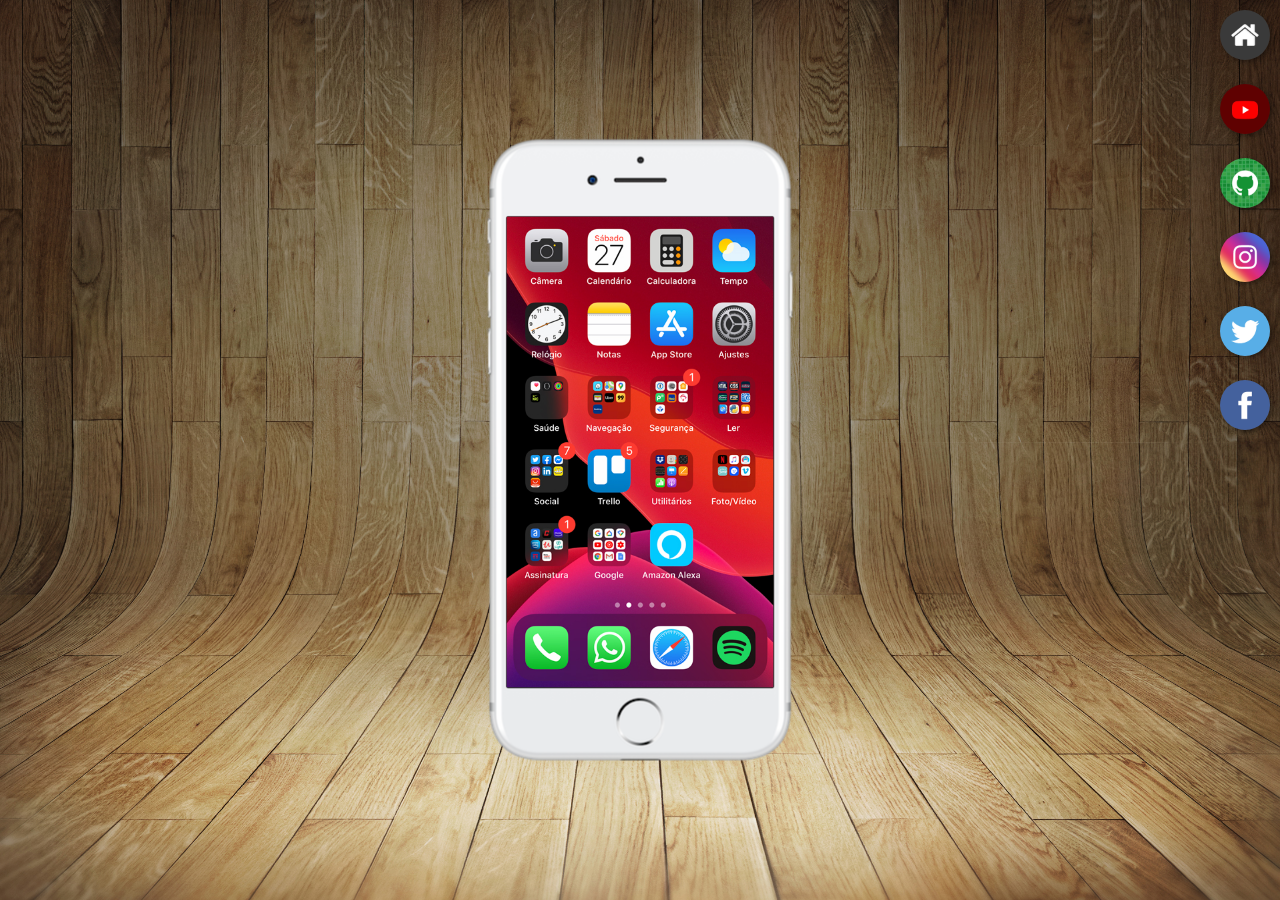
<file: index.html>
<!DOCTYPE html>
<html lang="pt-BR">
<head>
    <meta charset="UTF-8">
    <meta name="viewport" content="width=device-width, initial-scale=1.0">
    <title>Projeto Repositório</title>
    <link rel="shortcut icon" href="imagens/" type="image/x-icon">
    <link rel="stylesheet" href="estilos/style.css">
</head>
<body>
    <main>
        <section id="telefone">
            <iframe name="tela" id="tela" src="home.html" frameborder="0">Seu navegador não é compatível.</iframe>
        </section>
        <section id="redes-sociais">
            <a href="home.html" target="tela"><img src="imagens/logo-home.jpg" alt="Home"></a><br>
            <a href="youtube.html" target="tela"><img src="imagens/logo-youtube.jpg" alt="Youtube"></a><br>
            <a href="github.html" target="tela"><img src="imagens/logo-github.jpg" alt="Github"></a><br>
            <a href="instagram.html" target="tela"><img src="imagens/logo-instagram.jpg" alt="Instagram"></a><br>
            <a href="twitter.html" target="tela"><img src="imagens/logo-twitter.jpg" alt="Twitter"></a><br>
            <a href="facebook.html" target="tela"><img src="imagens/logo-facebook.jpg" alt="Facebook"></a>
        </section>
    </main>
</body>
</html>
</file>
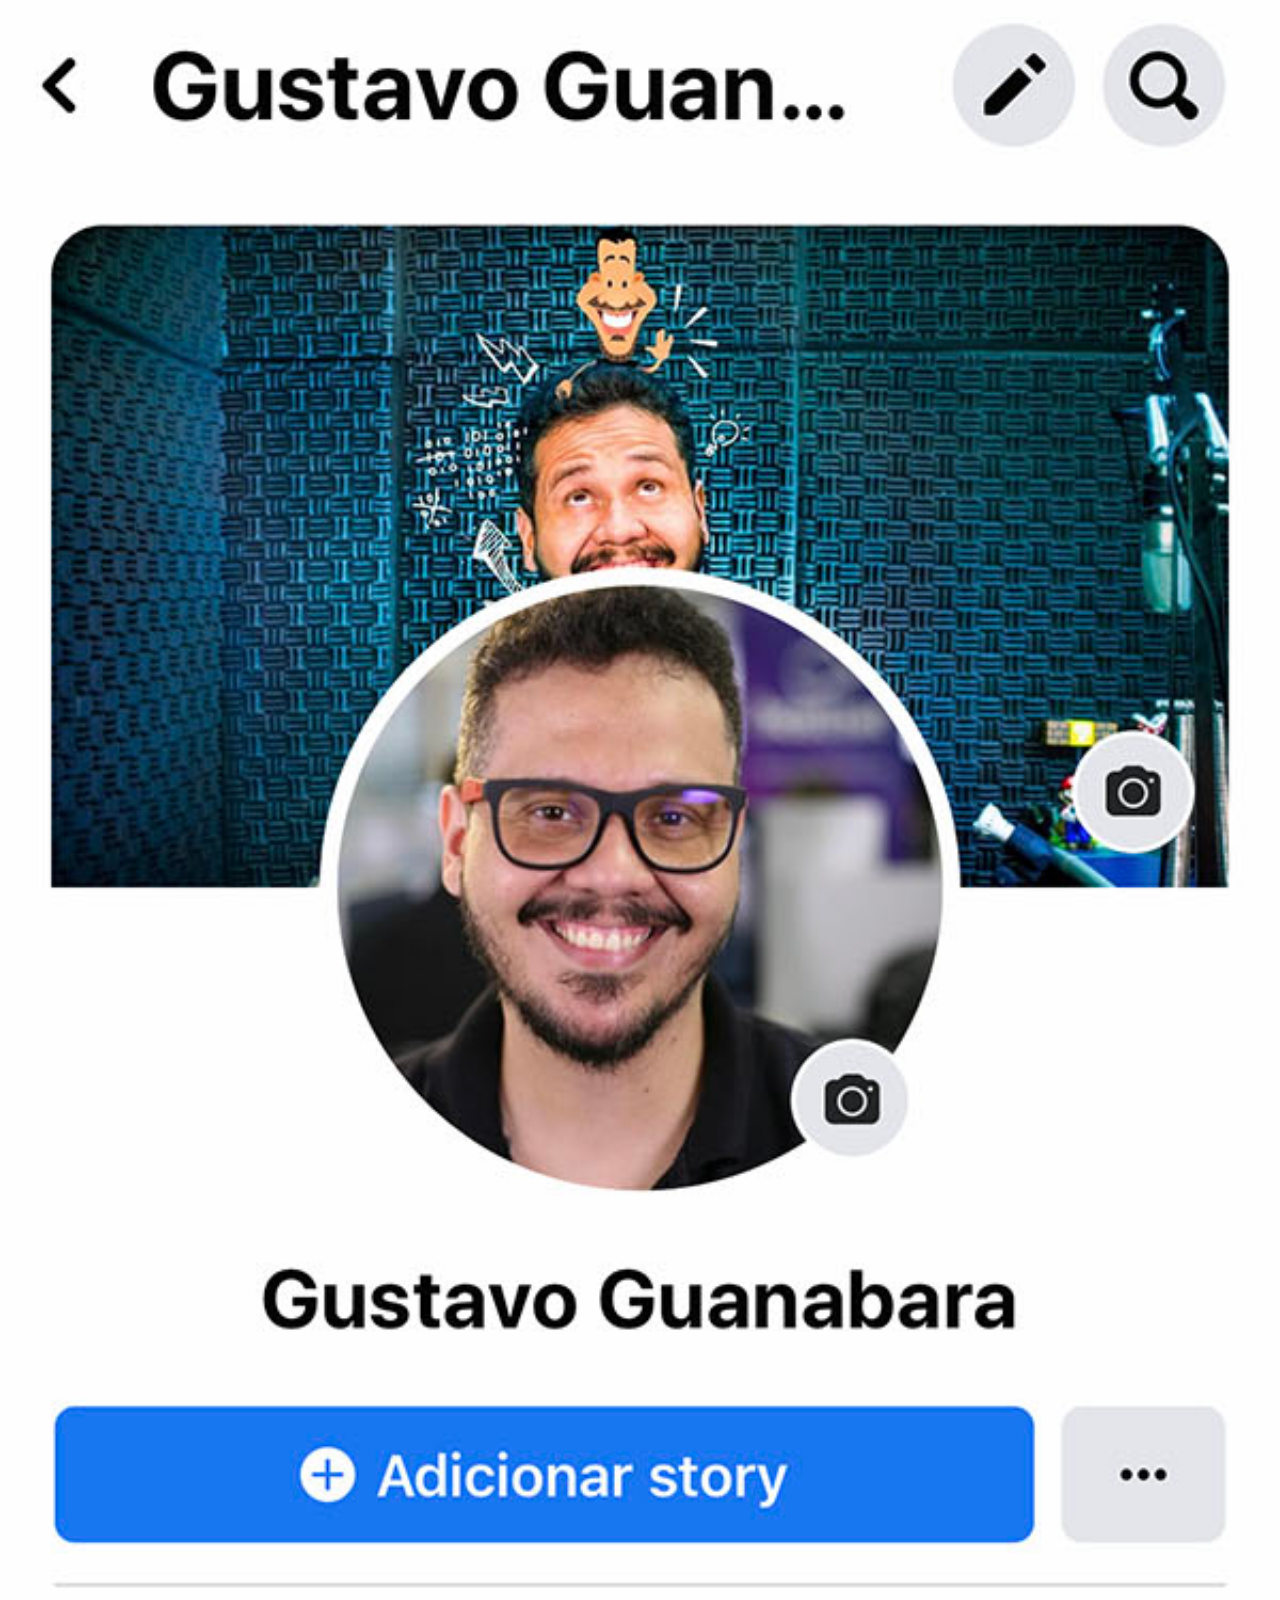
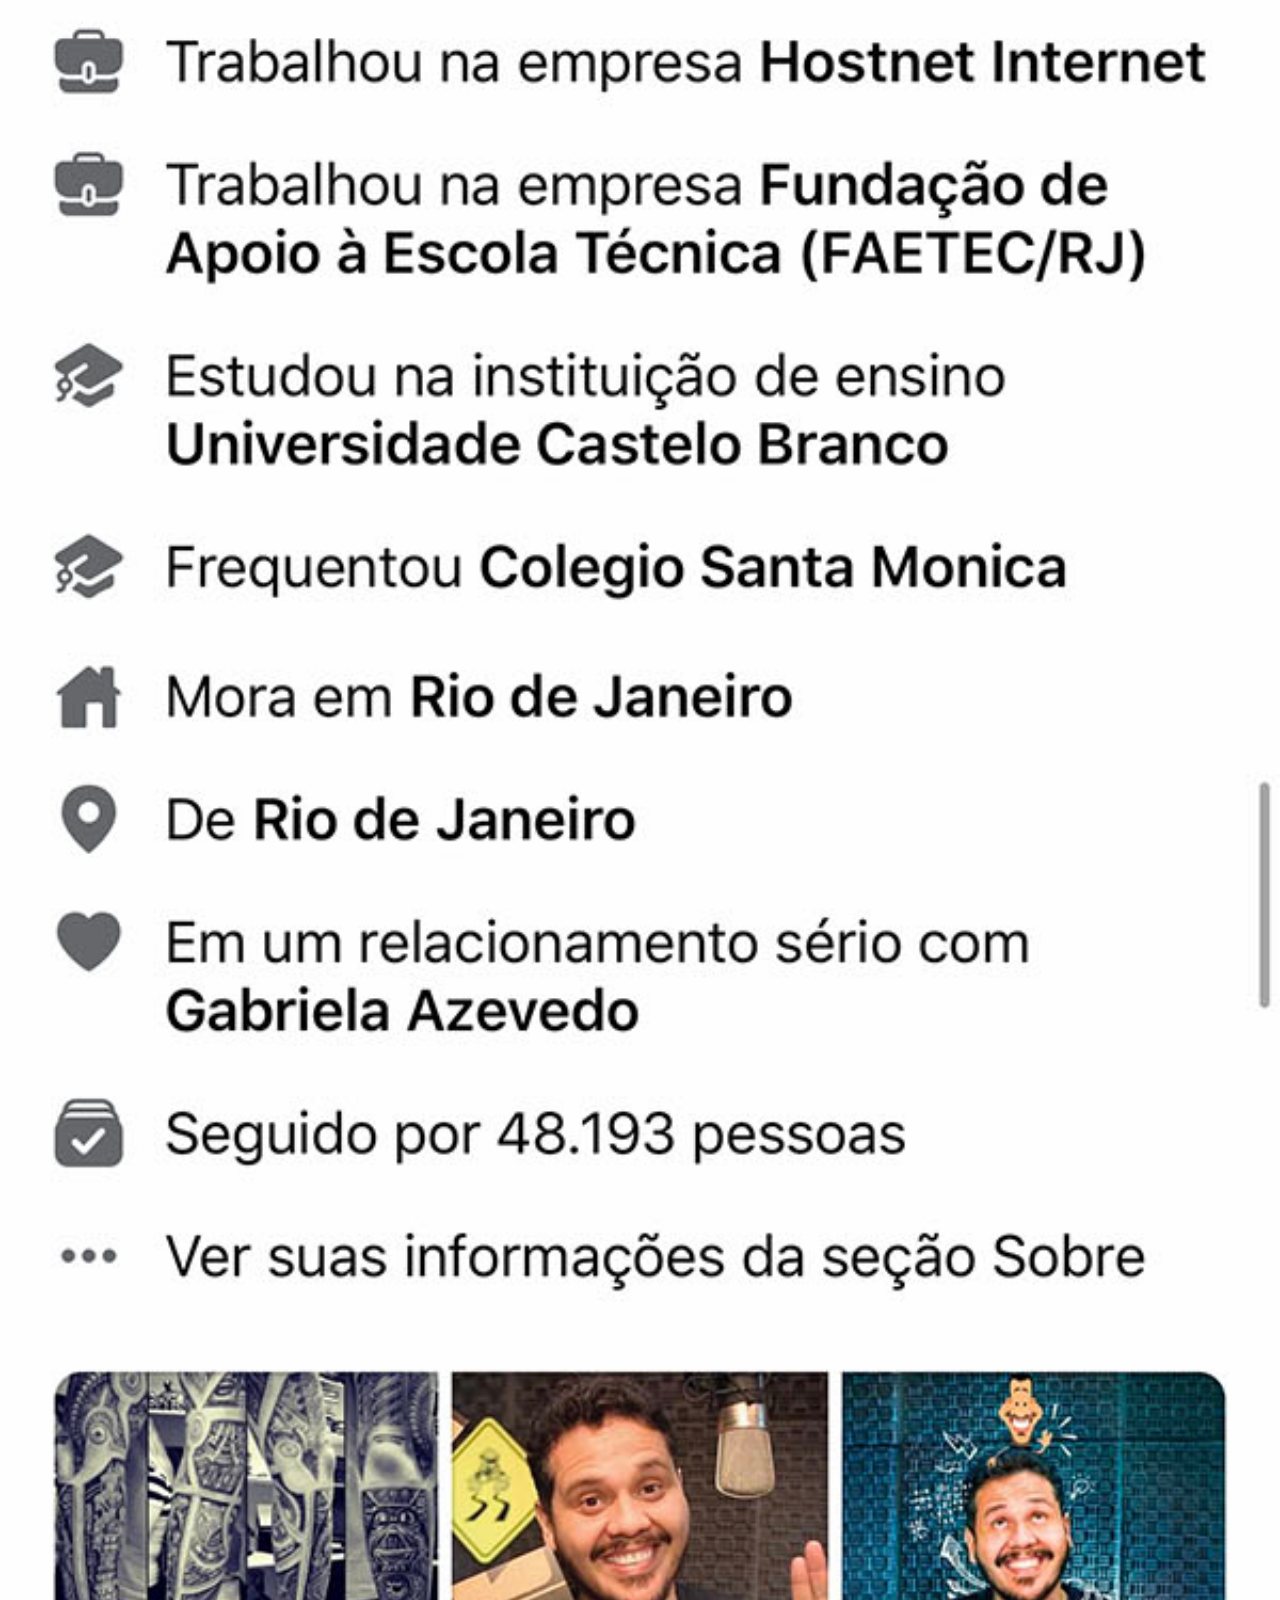
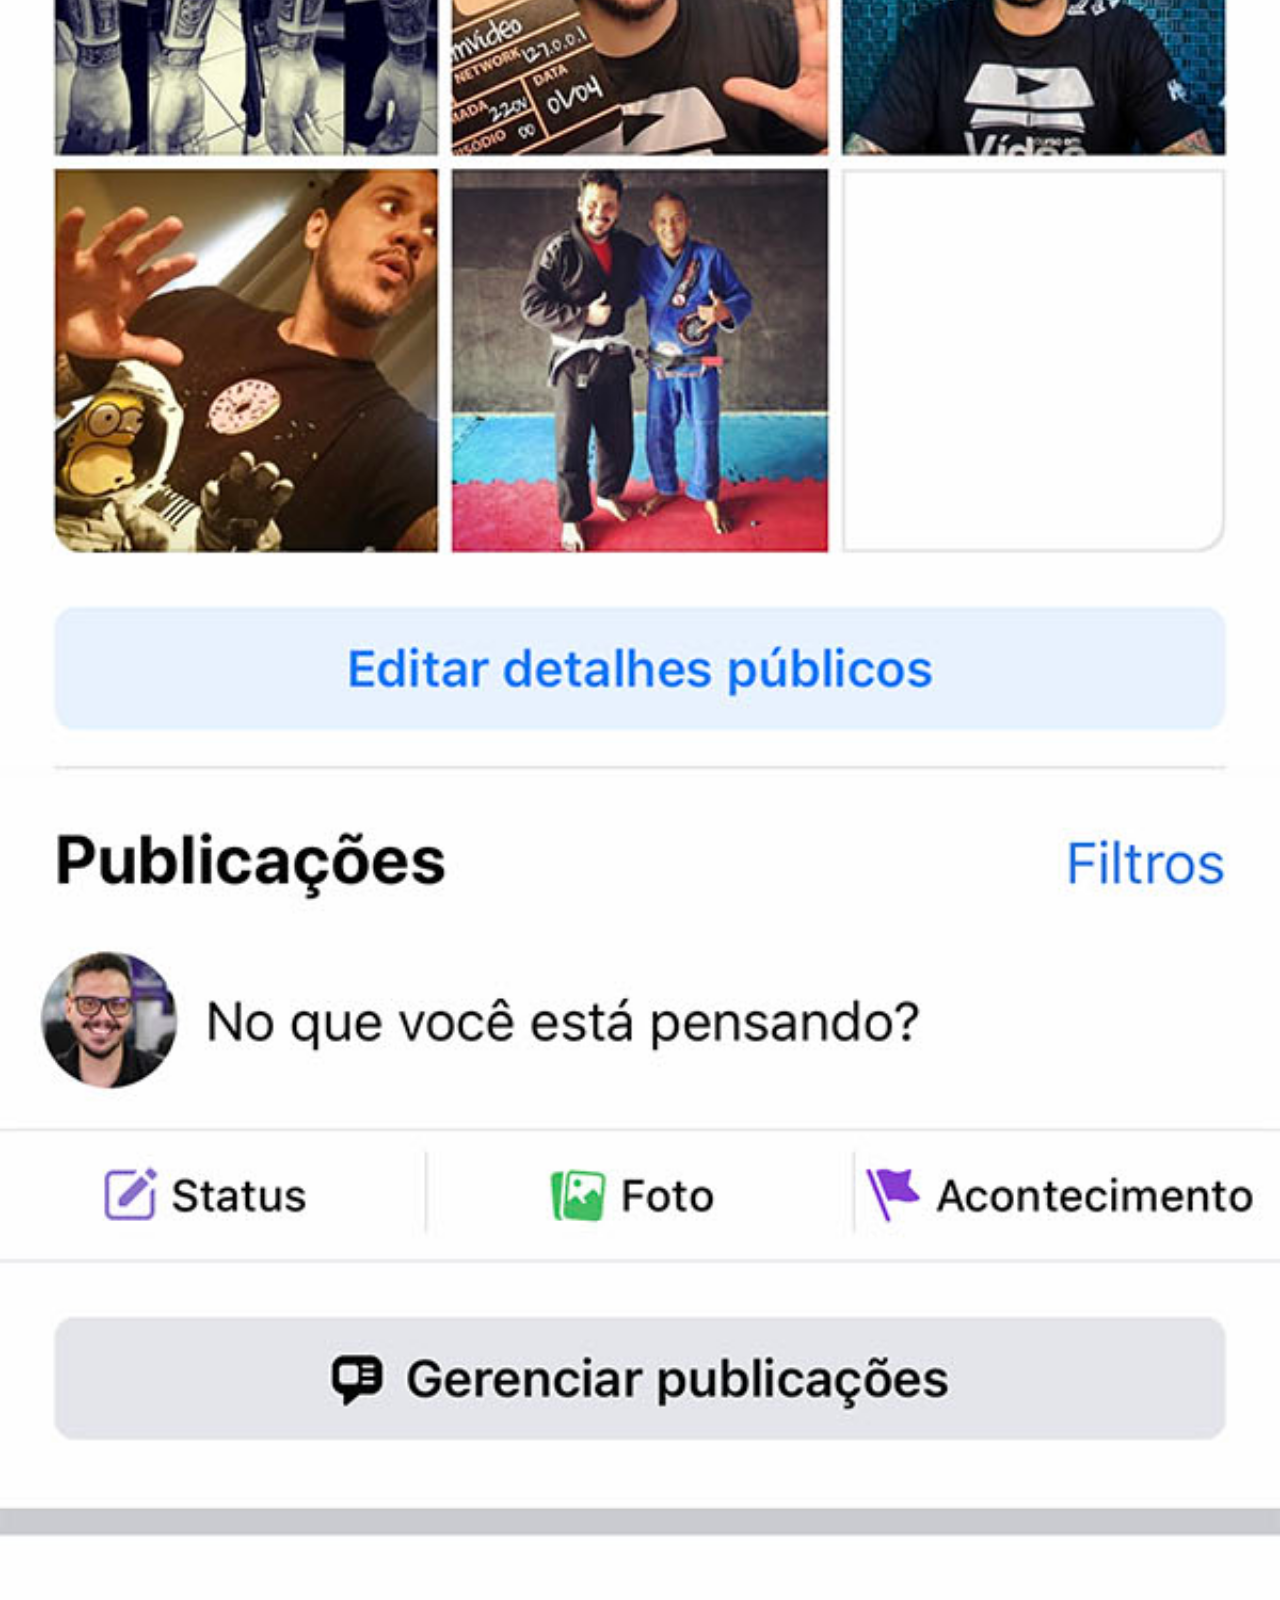
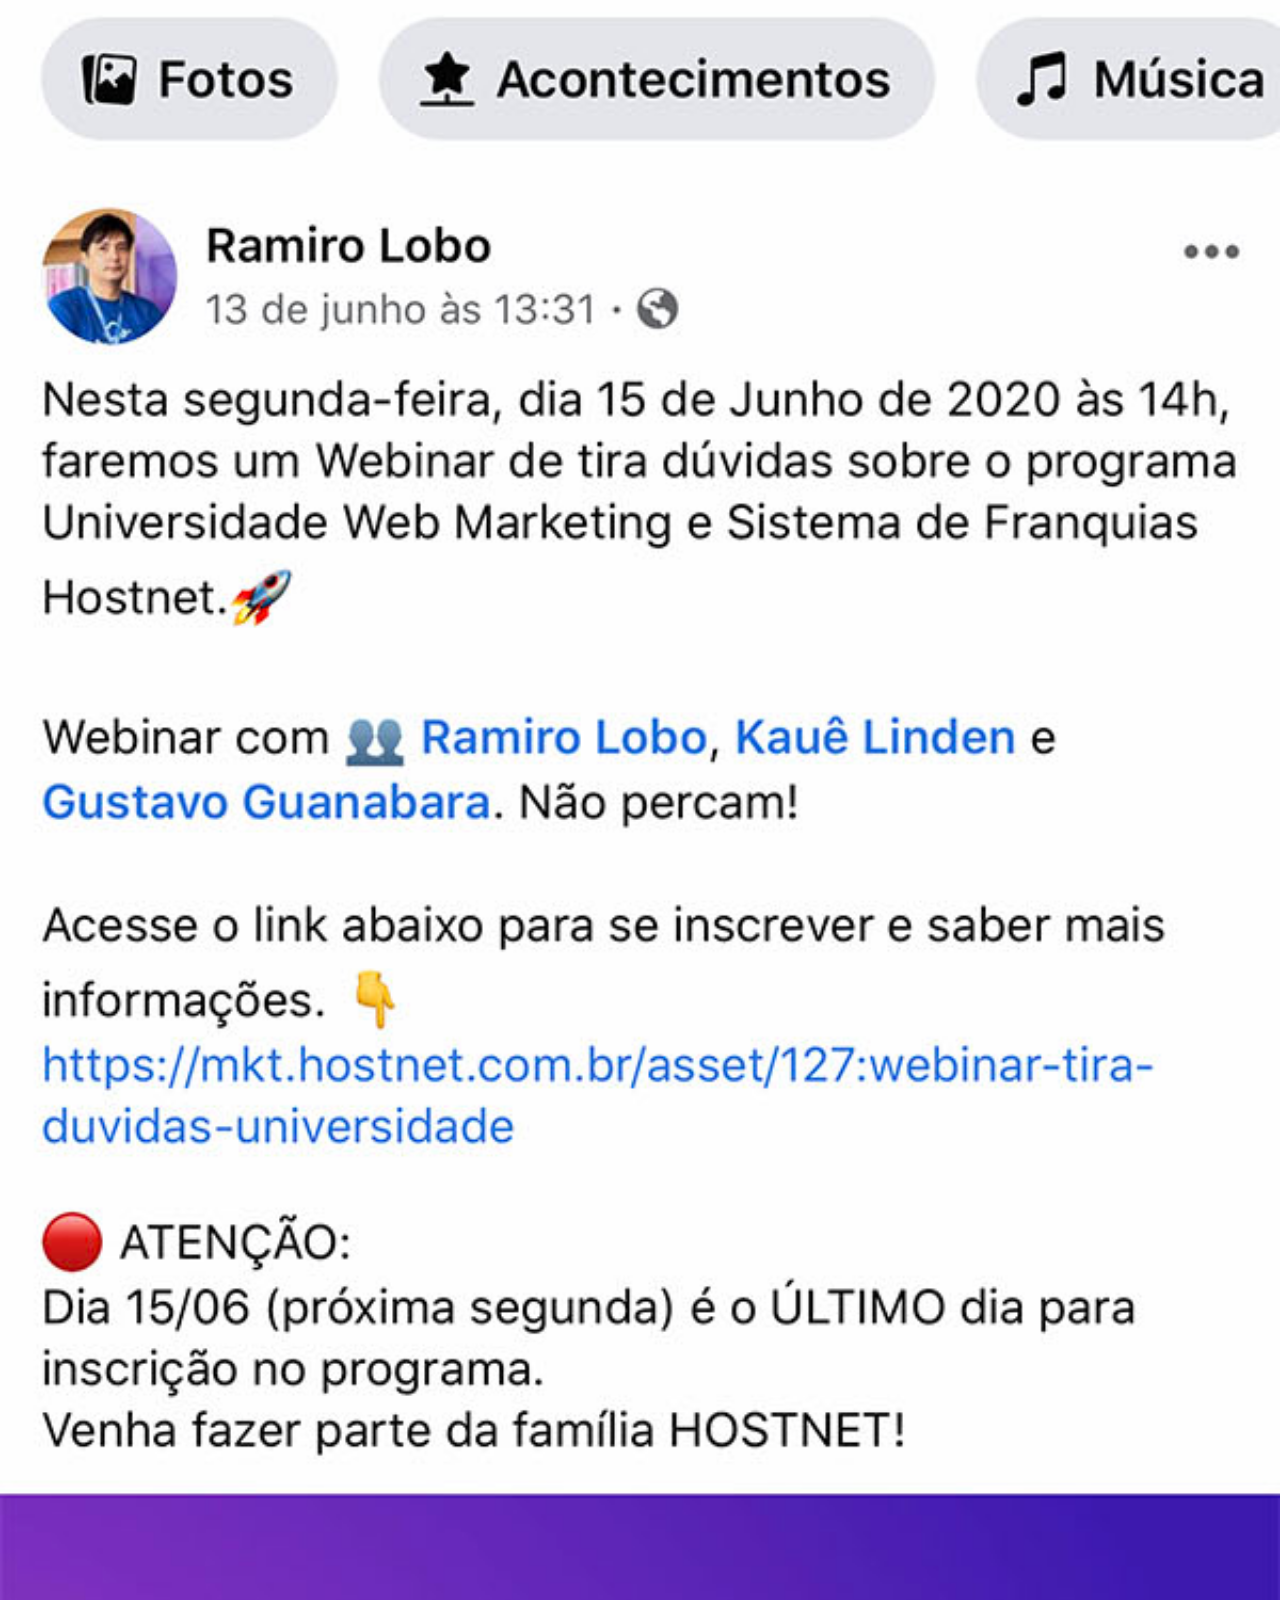
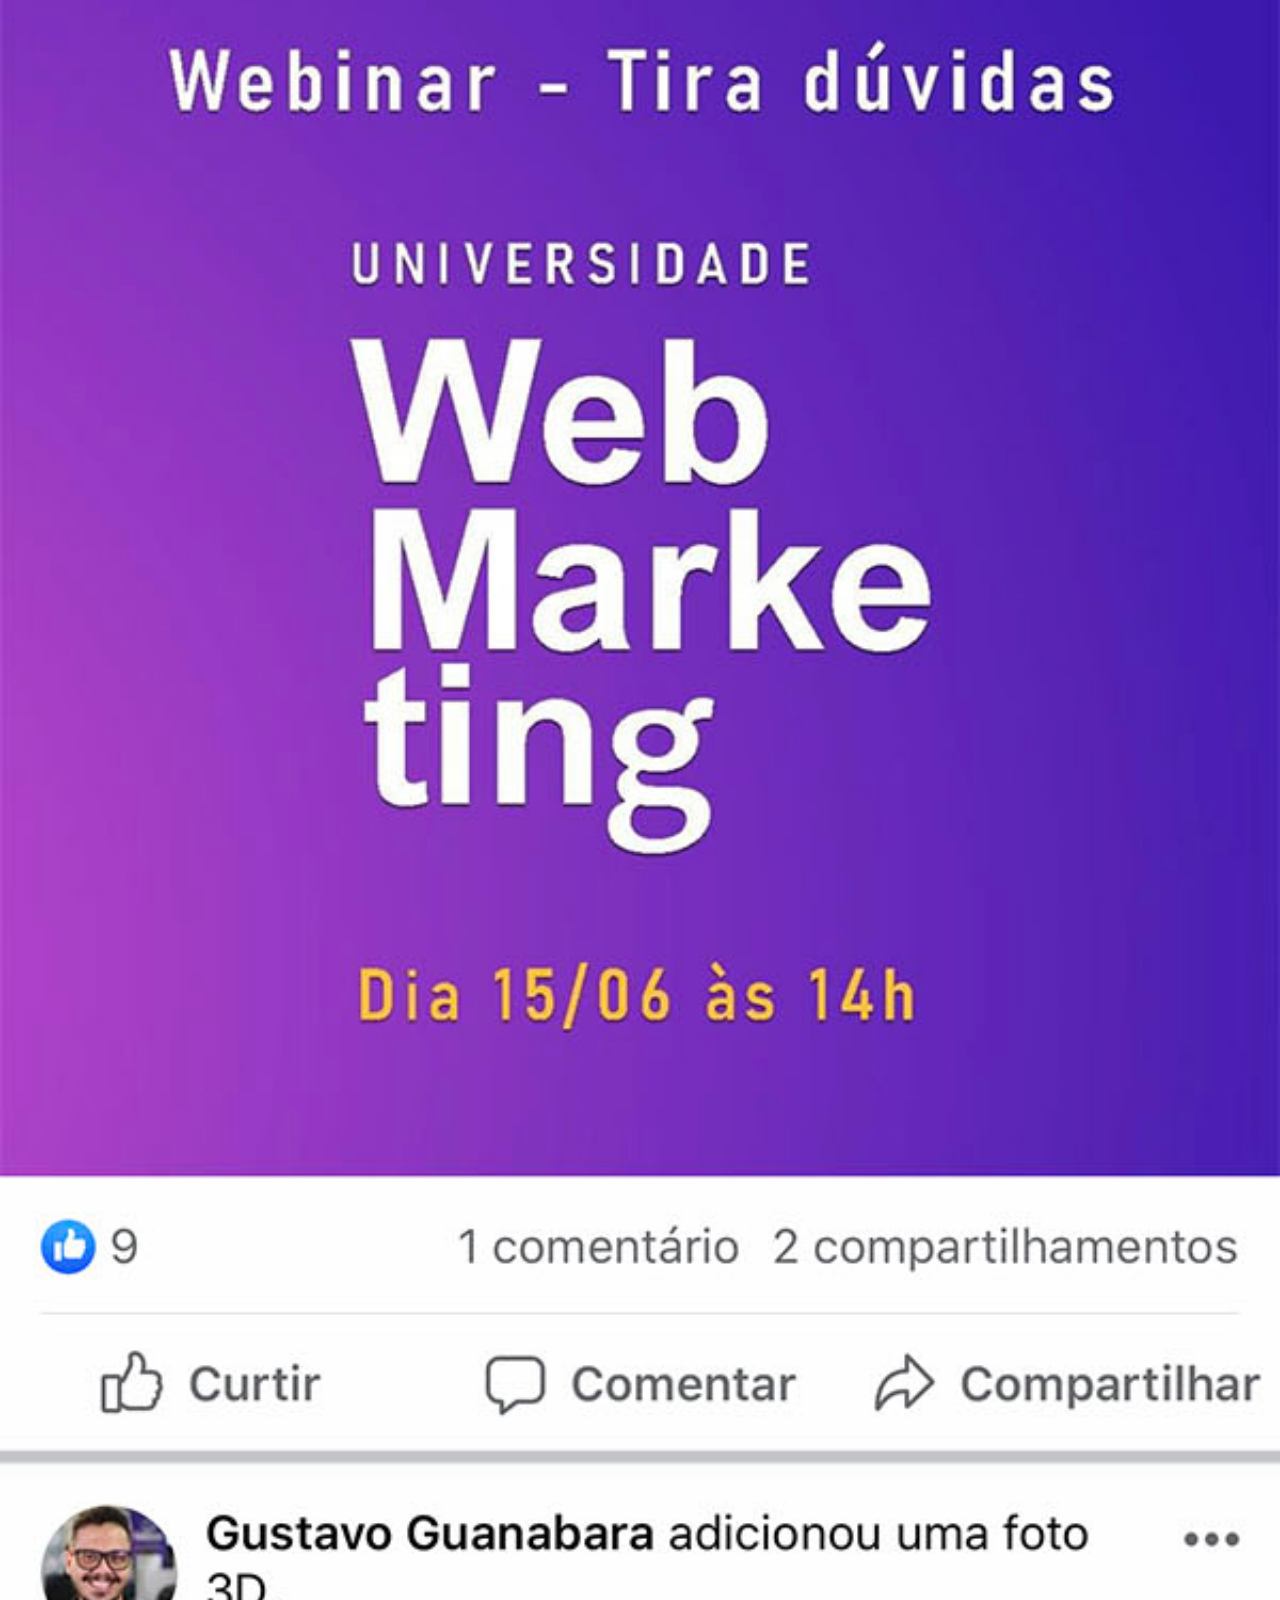
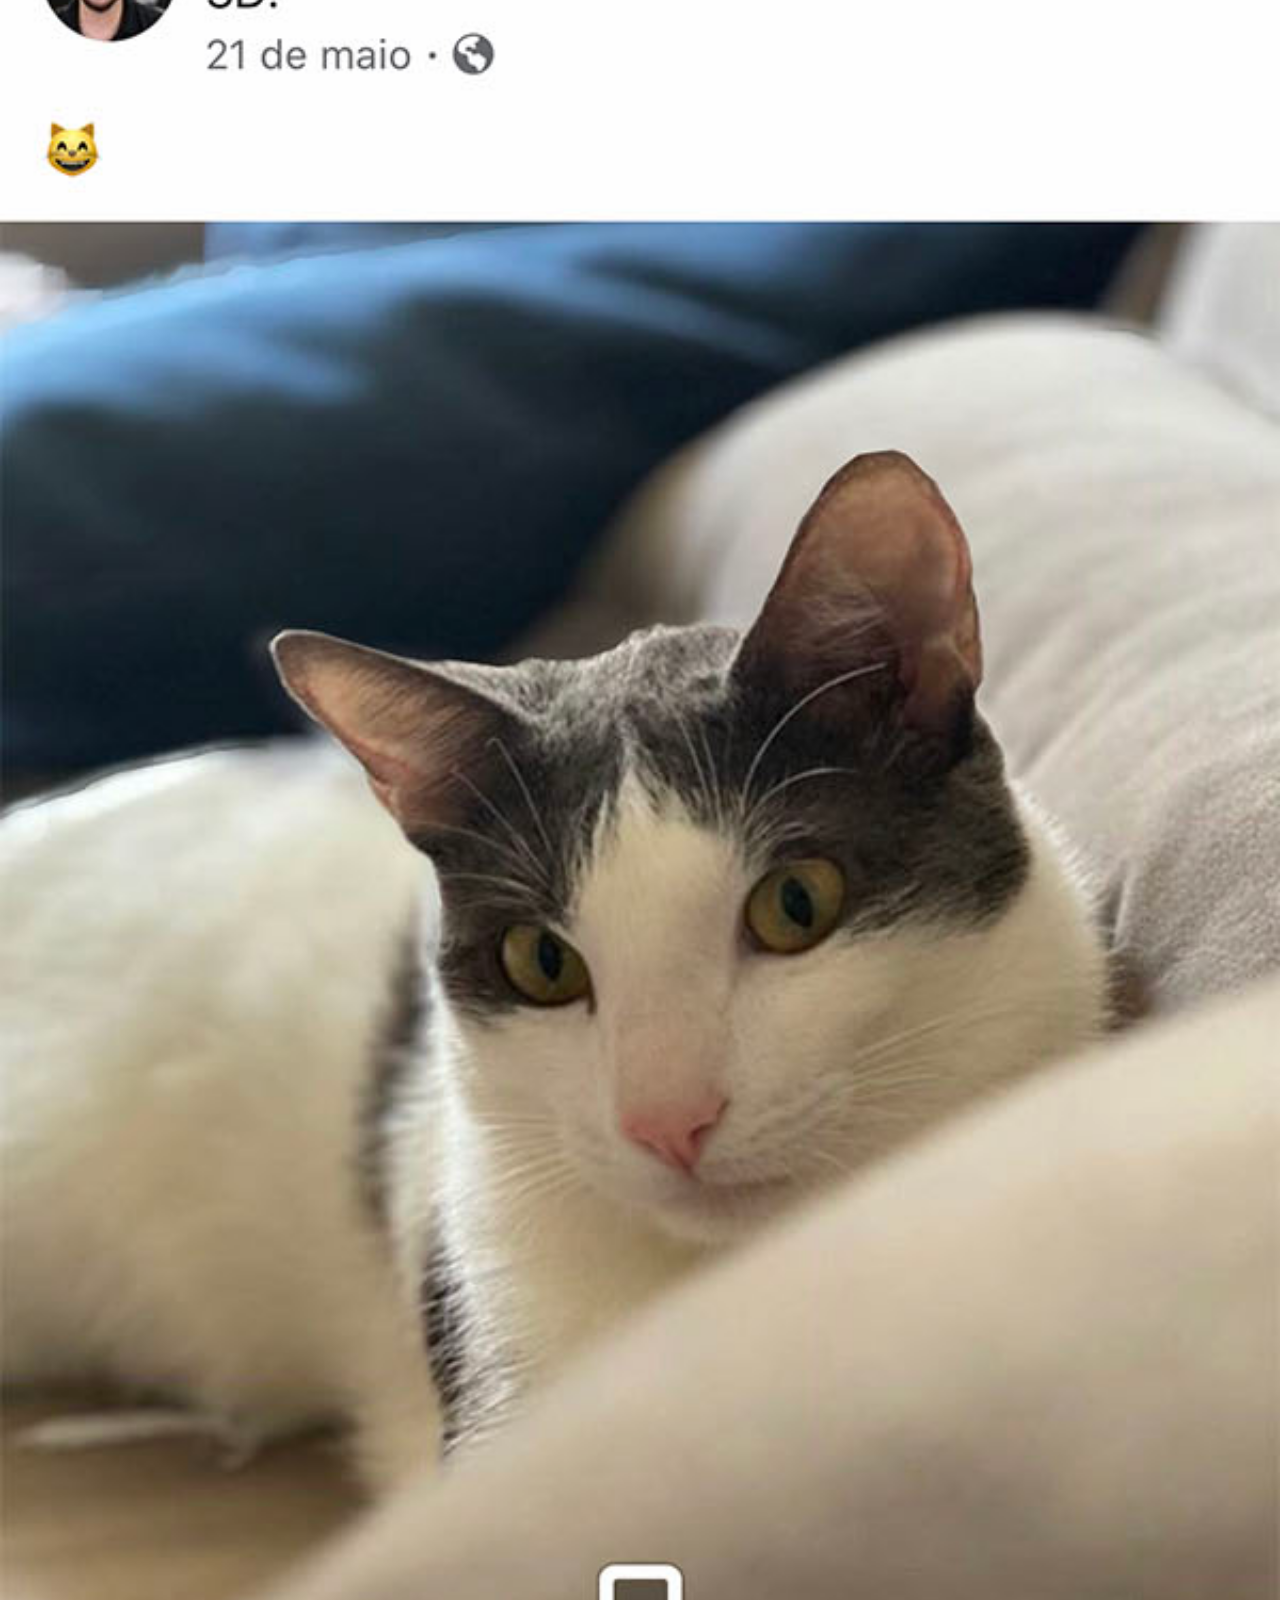
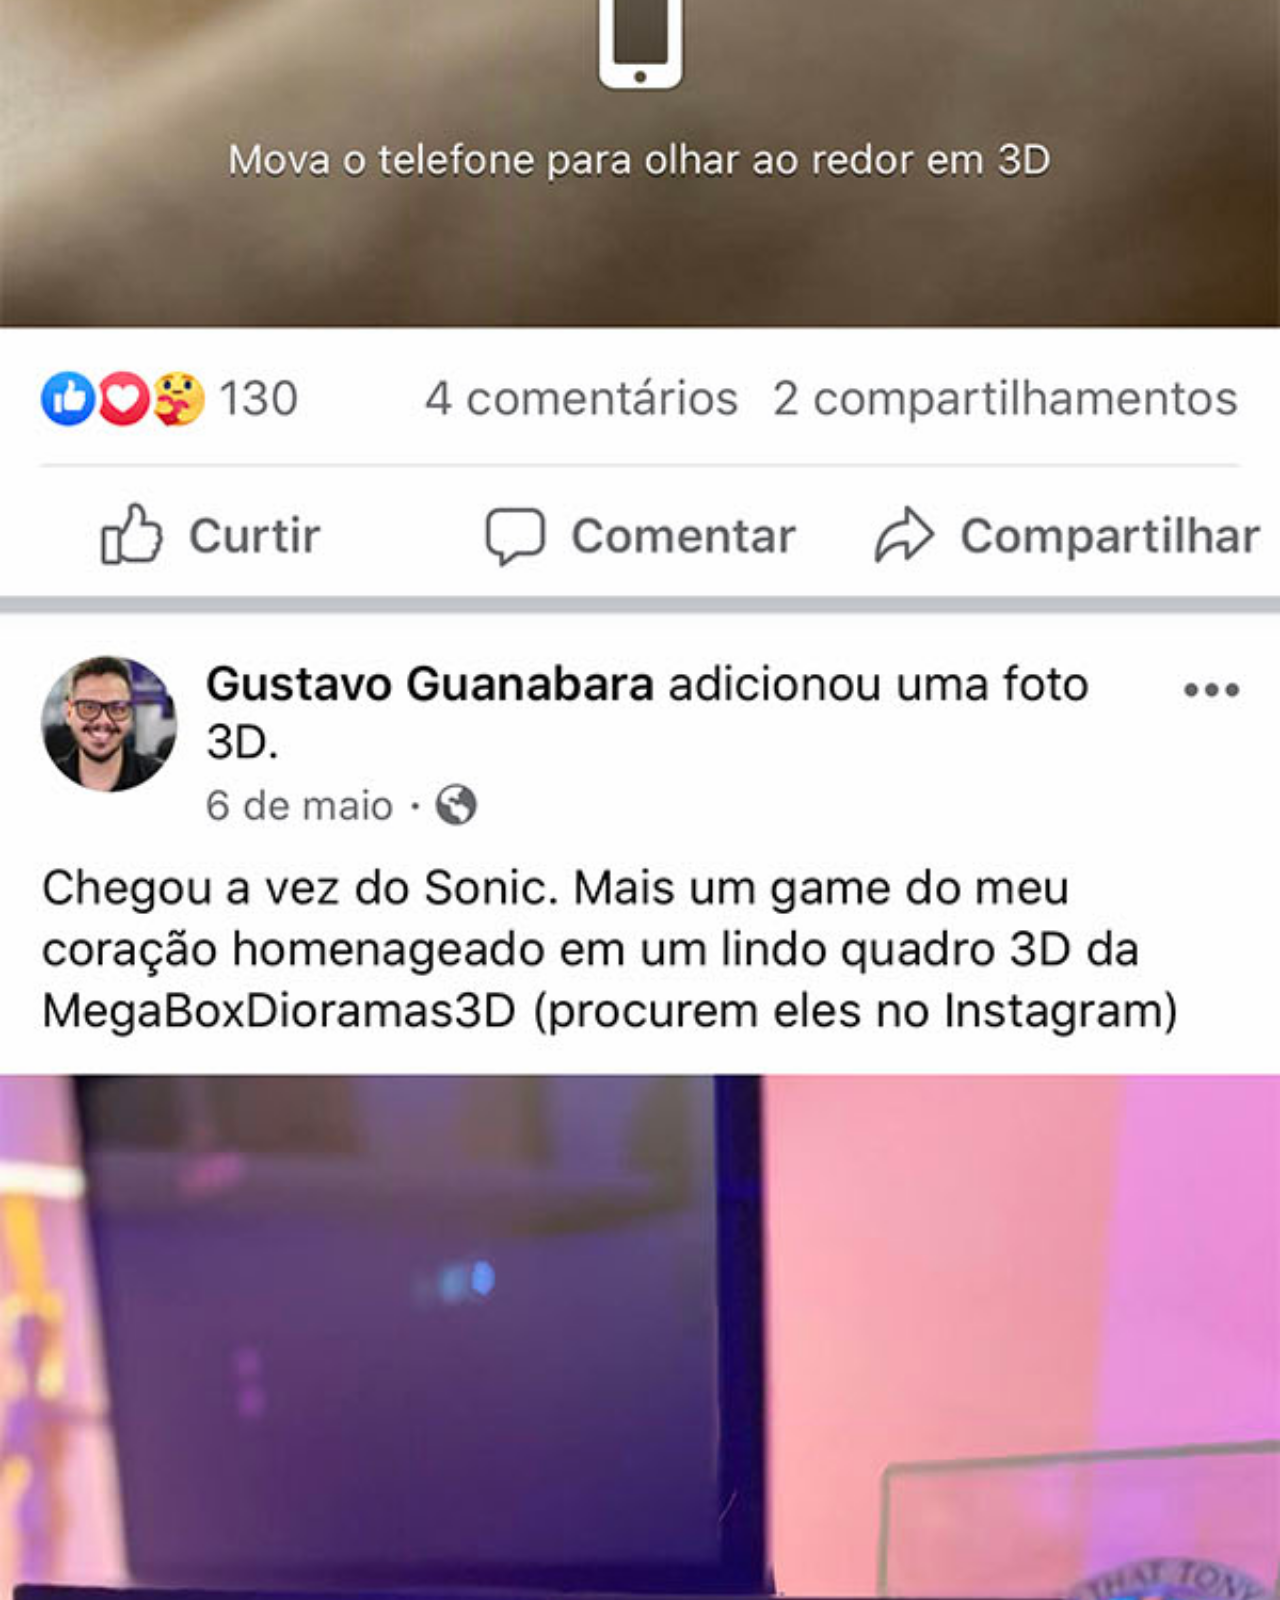
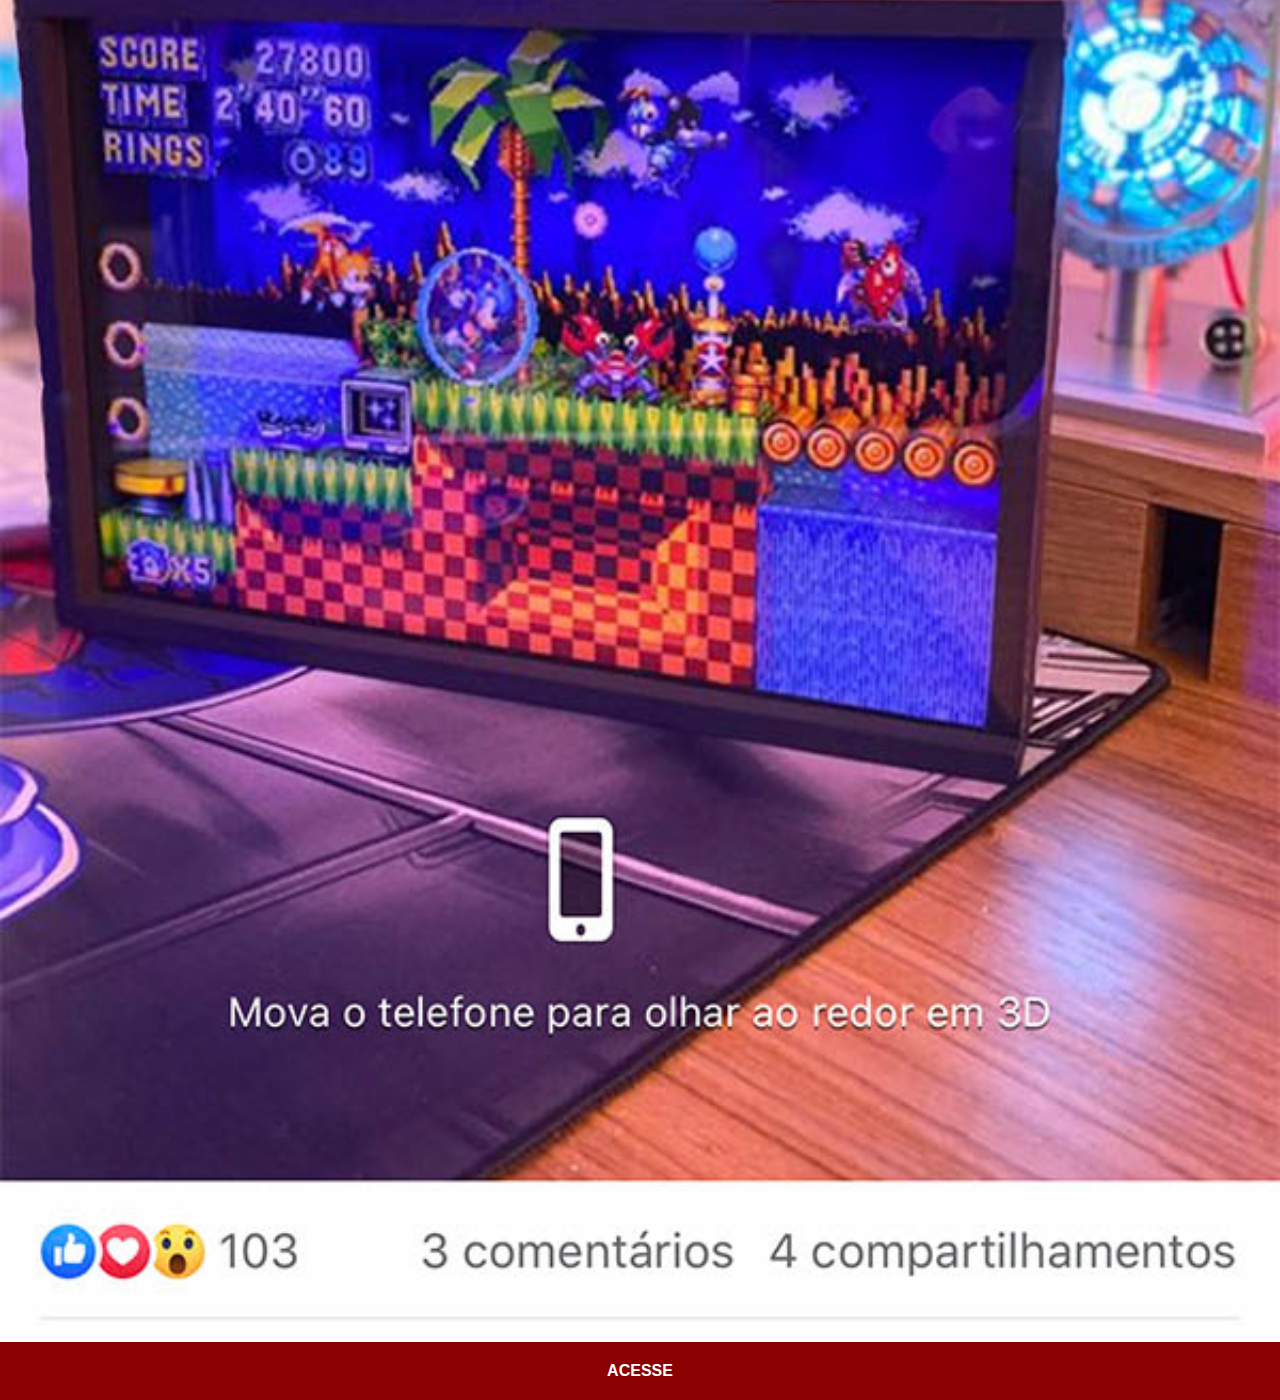
<file: facebook.html>
<!DOCTYPE html>
<html lang="pt-BR">
<head>
    <meta charset="UTF-8">
    <meta name="viewport" content="width=device-width, initial-scale=1.0">
    <title>Facebook</title>
    <link rel="stylesheet" href="estilos/social.css">
</head>
<body>
    <img src="imagens/tela-facebook.jpg" alt="Youtube">
    <a href="https://www.facebook.com/gustavoguanabara/?locale=pt_BR" target="_blank">ACESSE</a>
</body>
</html>
</file>
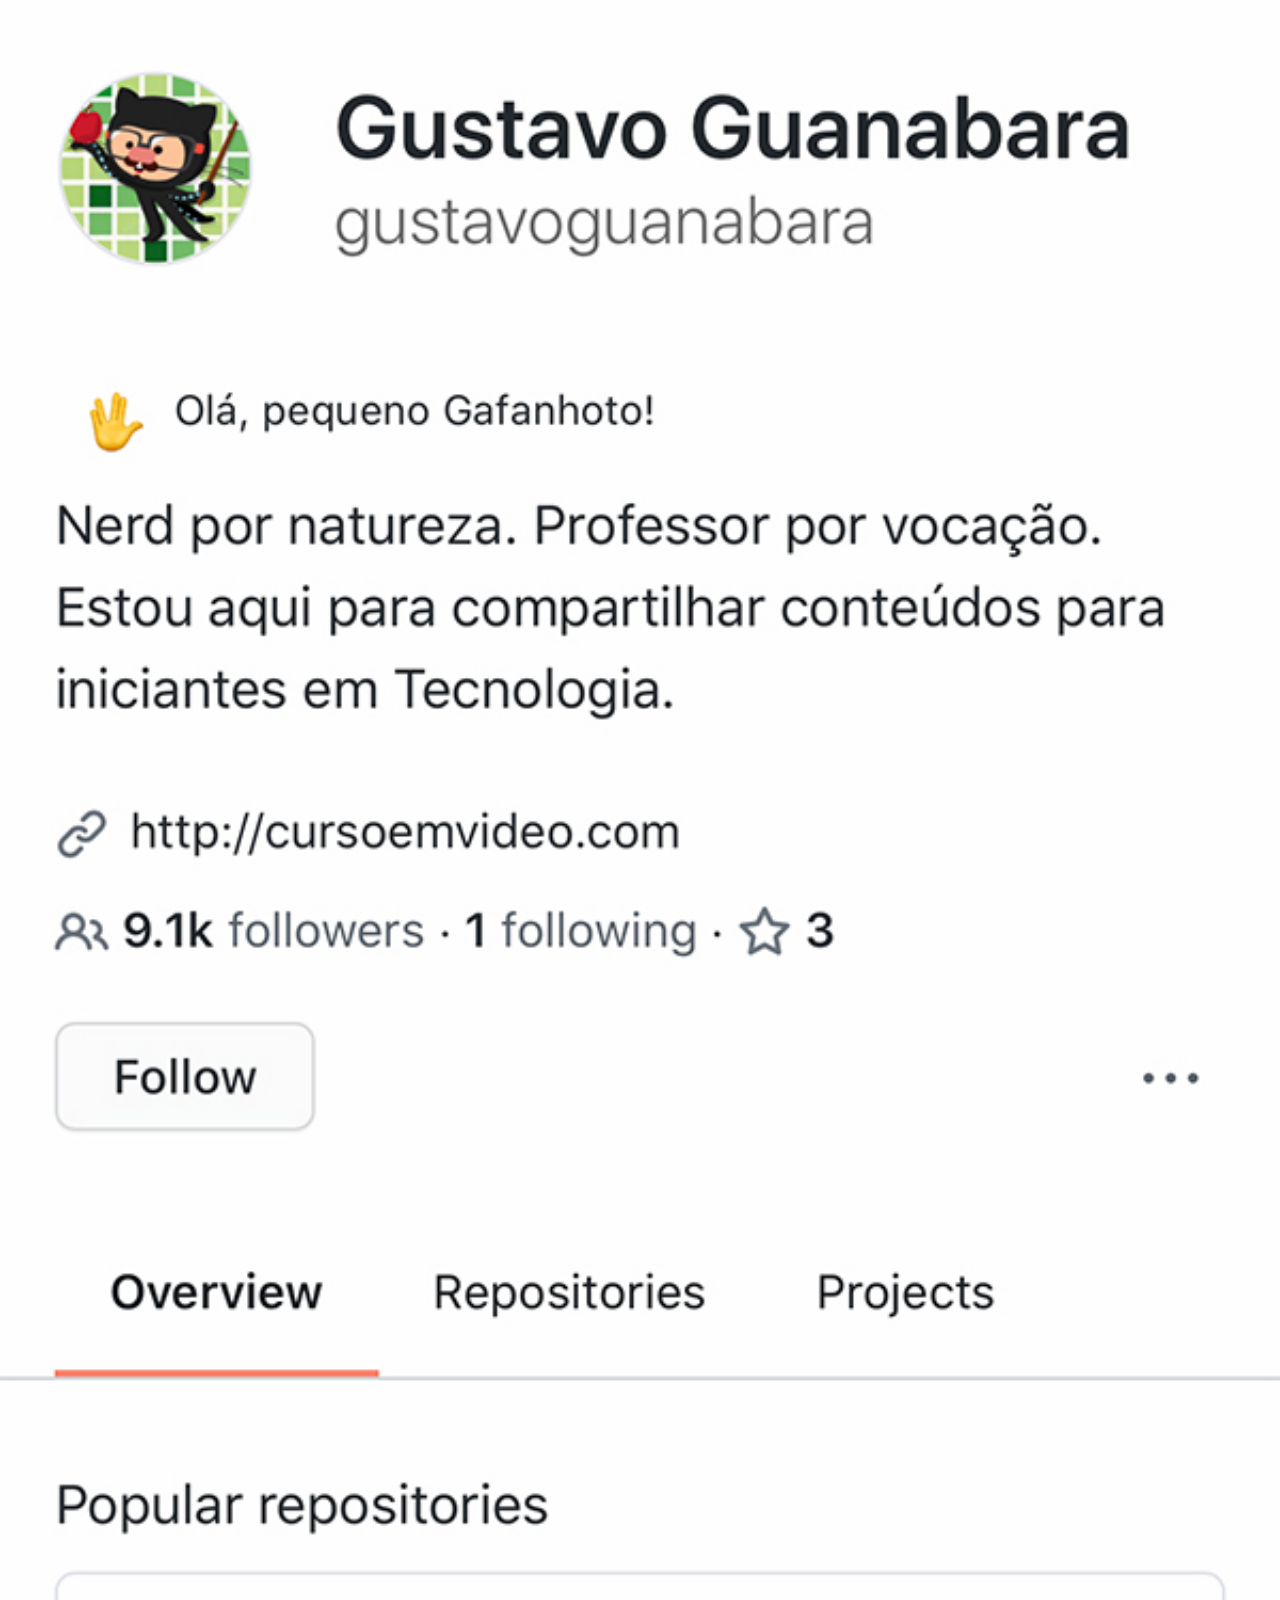
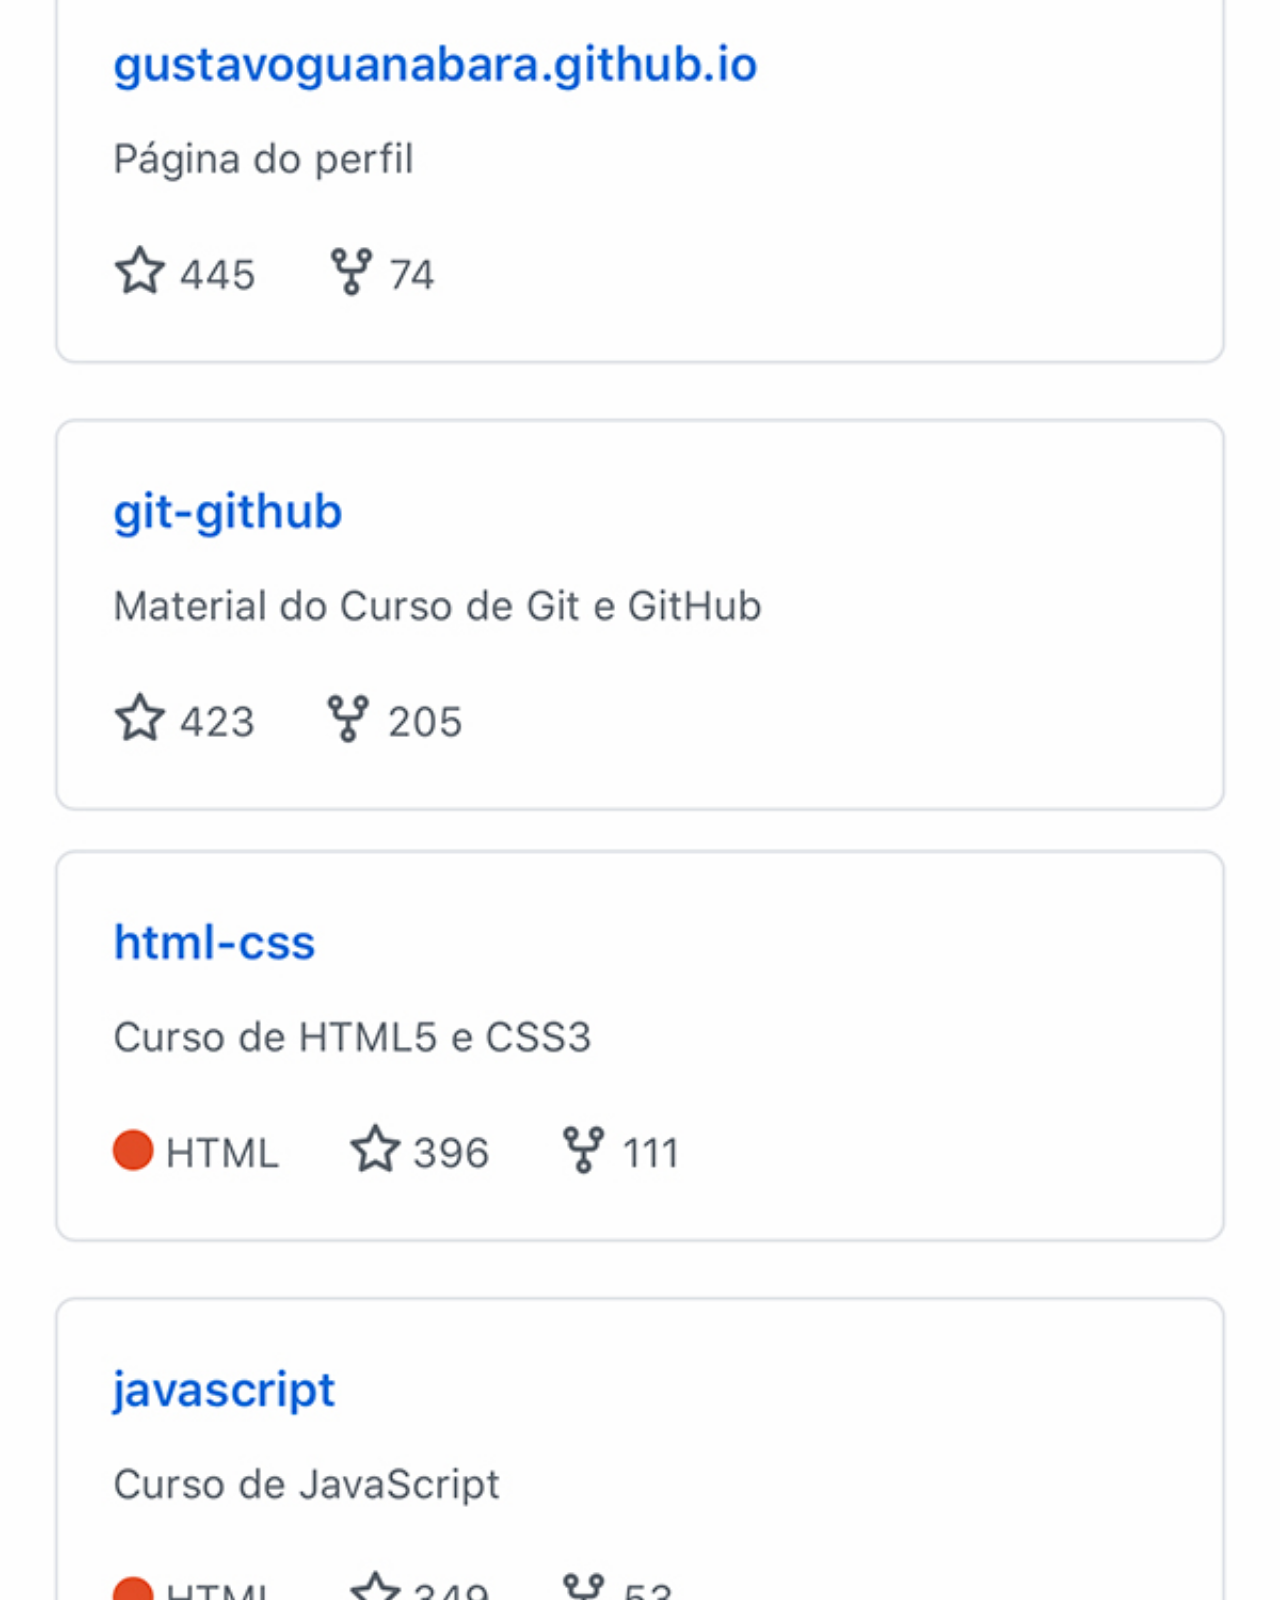
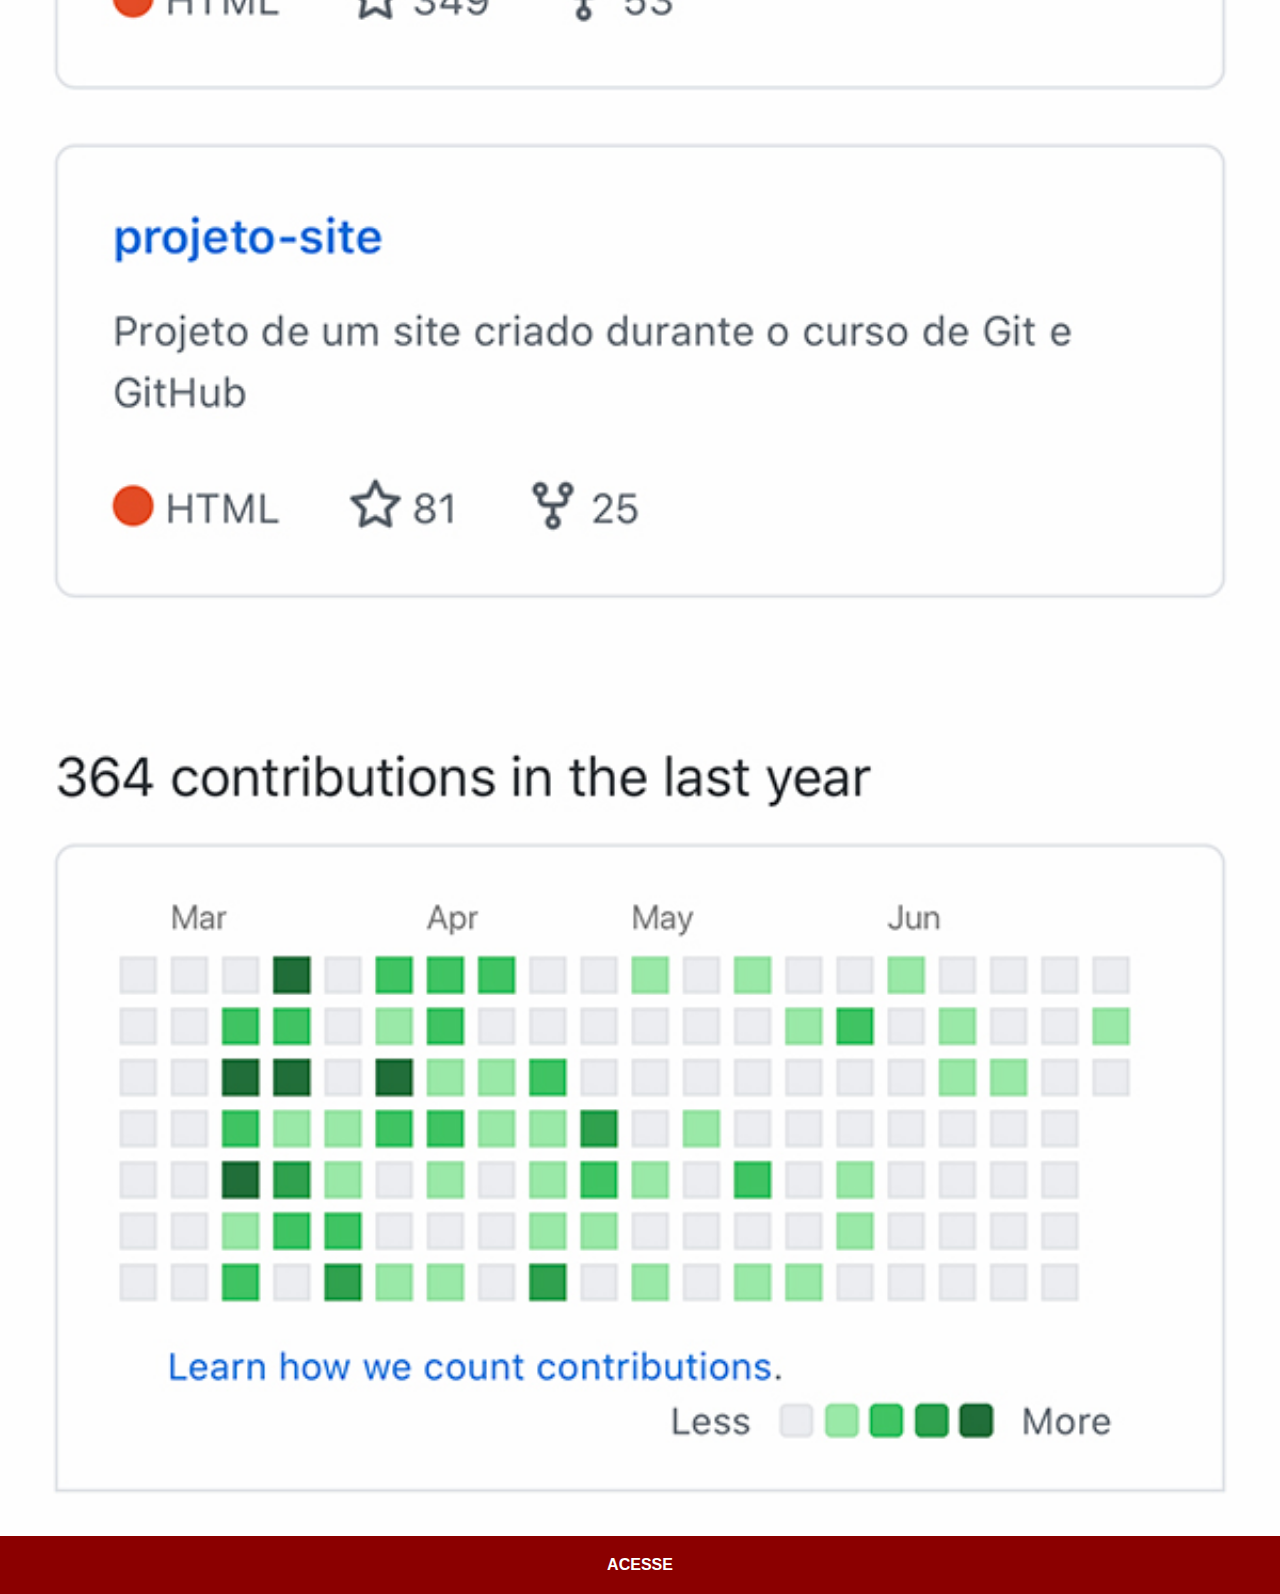
<file: github.html>
<!DOCTYPE html>
<html lang="pt-BR">
<head>
    <meta charset="UTF-8">
    <meta name="viewport" content="width=device-width, initial-scale=1.0">
    <title>Github</title>
    <link rel="stylesheet" href="estilos/social.css">
</head>
<body>
    <img src="imagens/tela-github.jpg" alt="Github">
    <a href="https://github.com/gustavoguanabara" target="_blank">ACESSE</a>
</body>
</html>
</file>
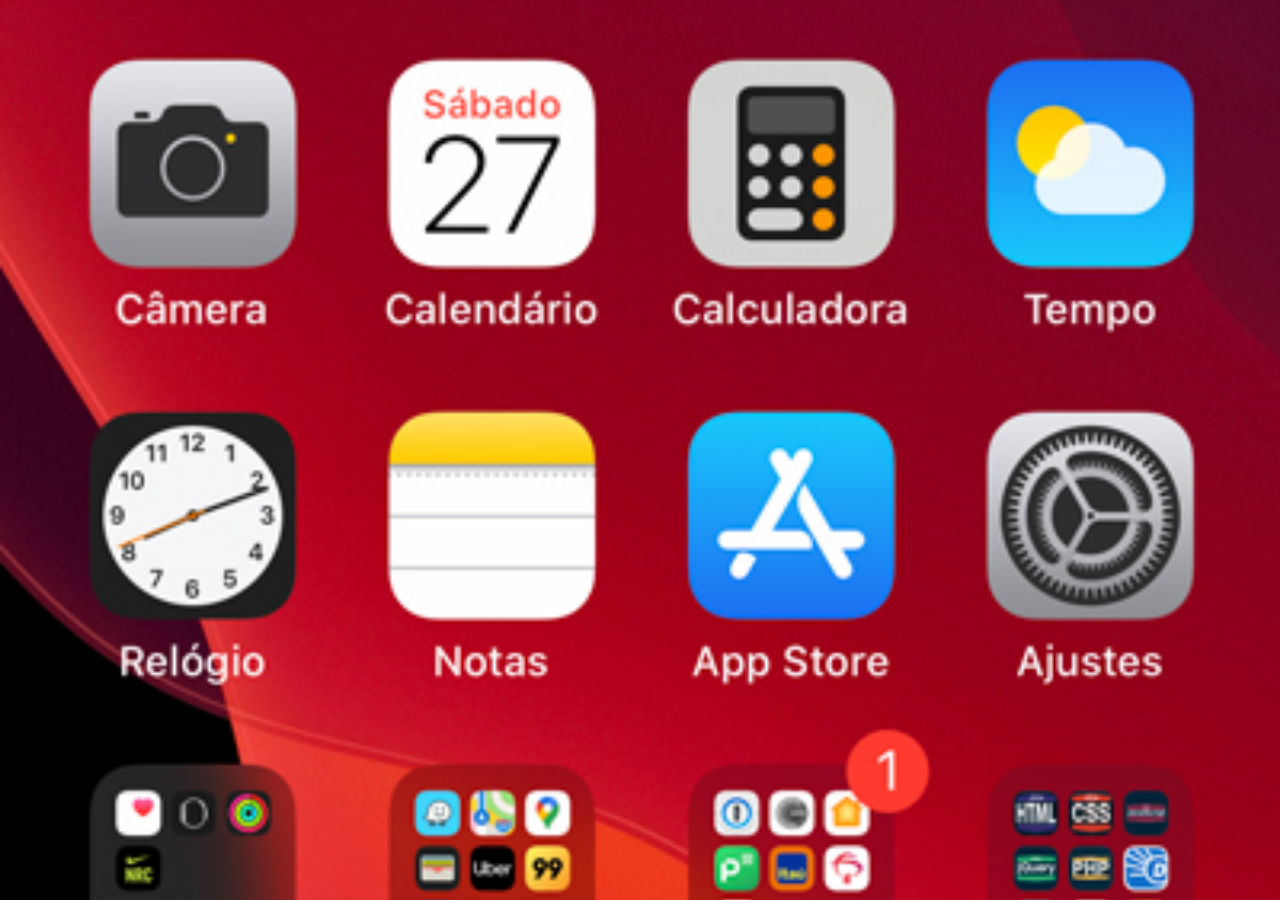
<file: home.html>
<!DOCTYPE html>
<html lang="pt-BR">
<head>
    <meta charset="UTF-8">
    <meta name="viewport" content="width=device-width, initial-scale=1.0">
    <title>Home</title>
    <style>
        *{
            margin: 0px;
            padding: 0px;
        }

        body {
            width: 100vw;
            height: 100vh;
            background: black url('imagens/tela-home.jpg') no-repeat top center;
            background-size: cover;
        }
    </style>
</head>
<body>
    
</body>
</html>
</file>
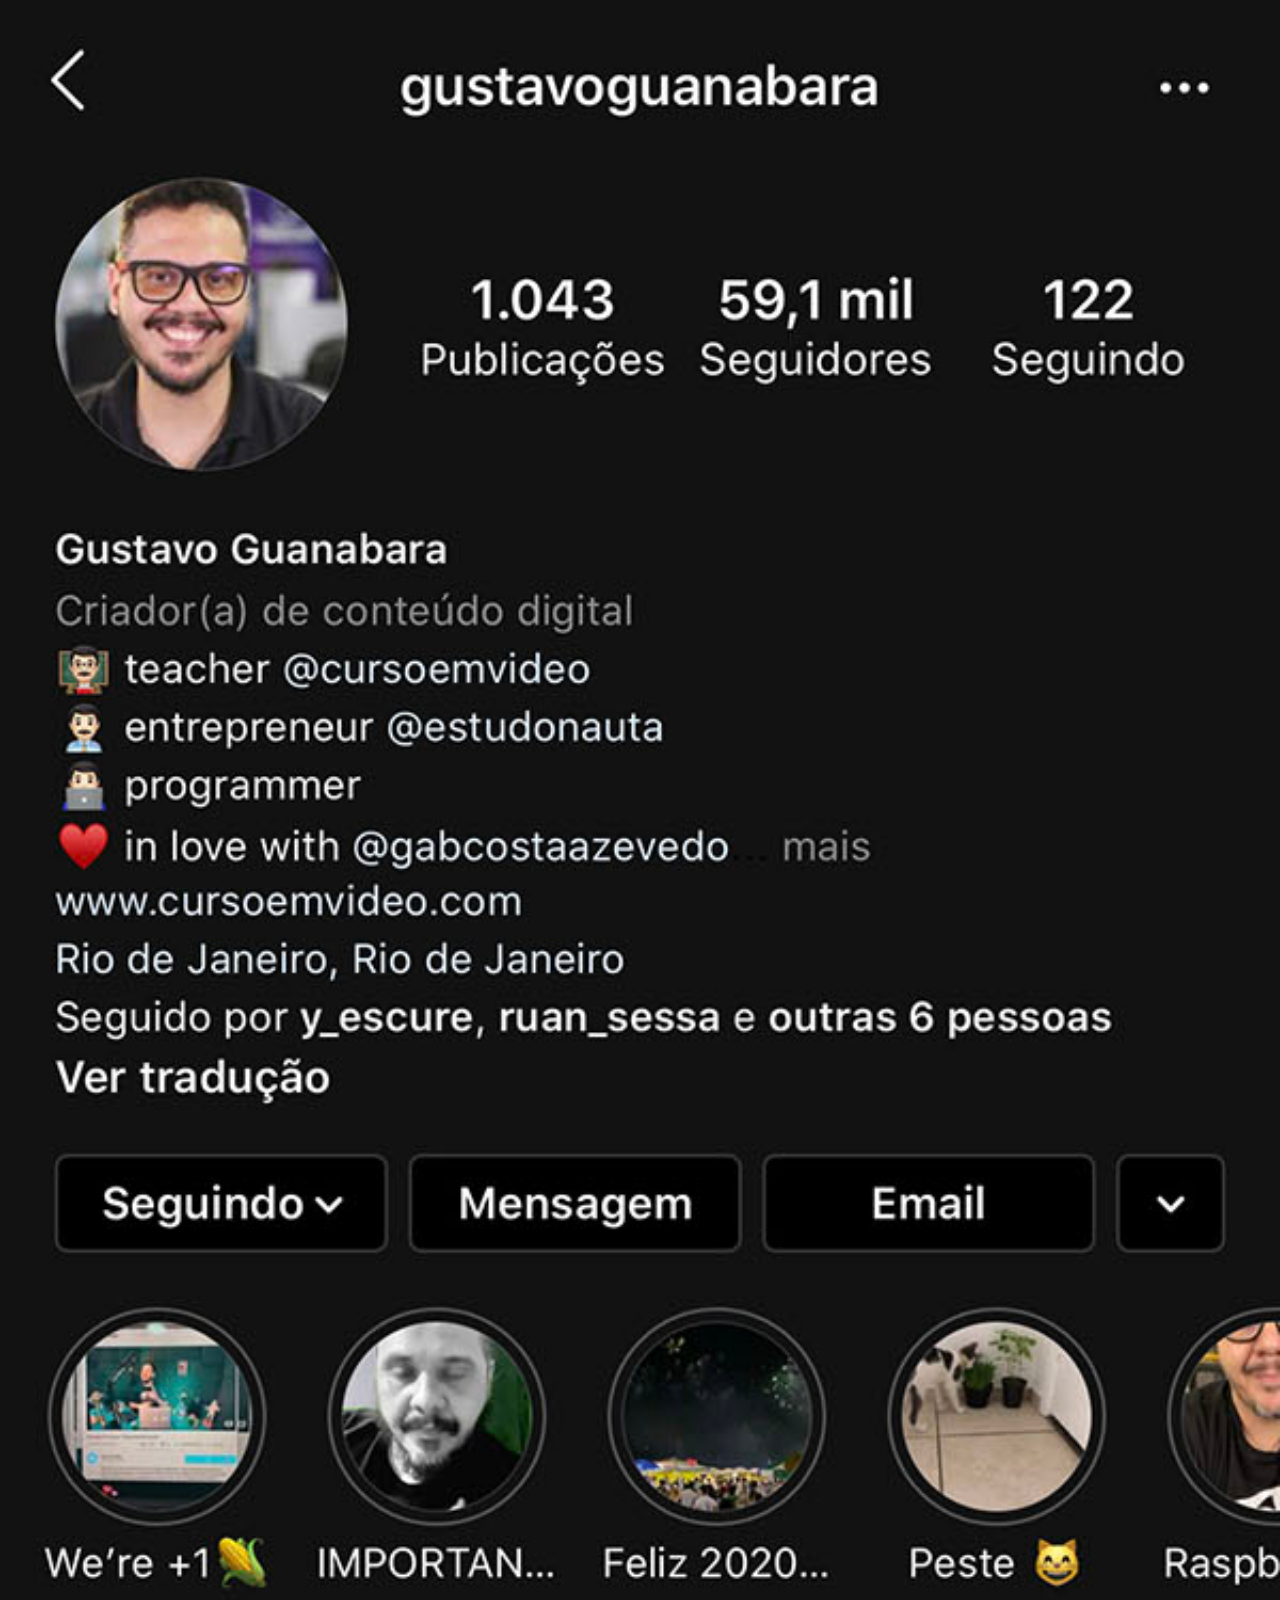
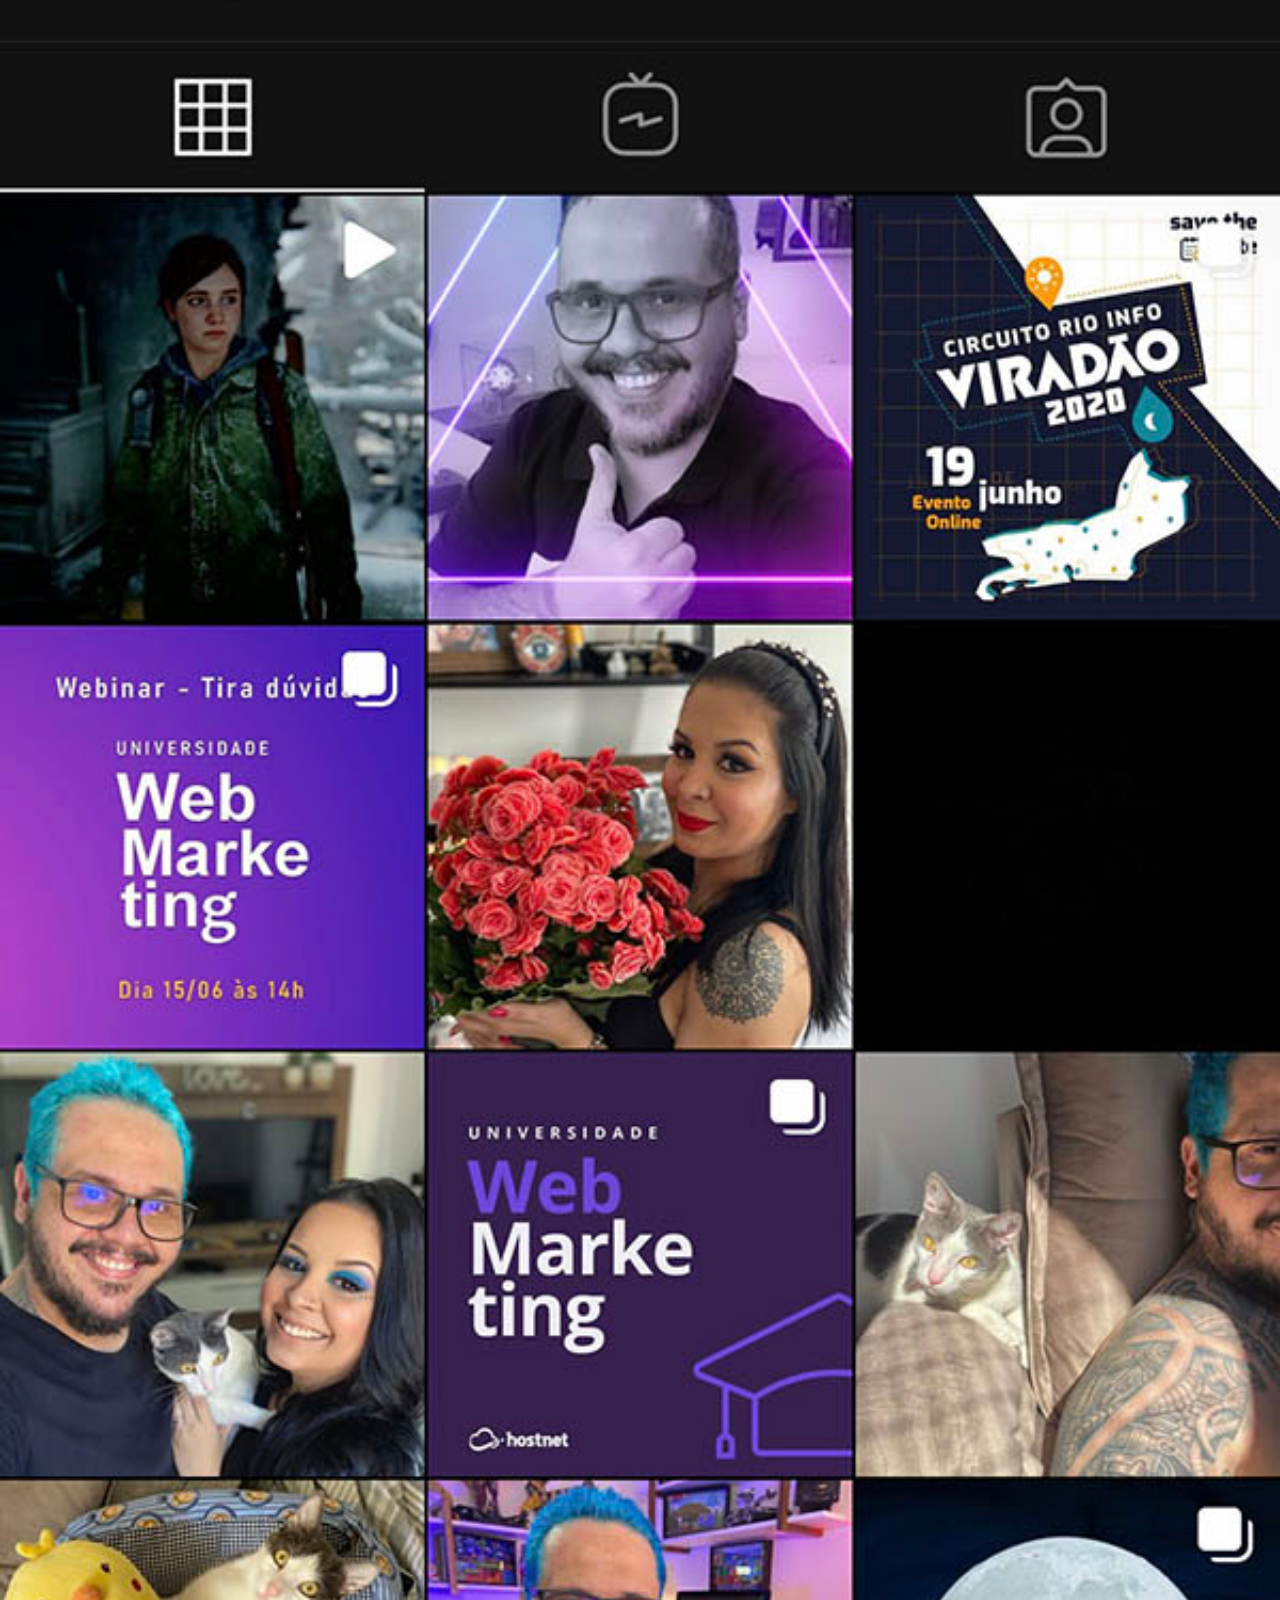
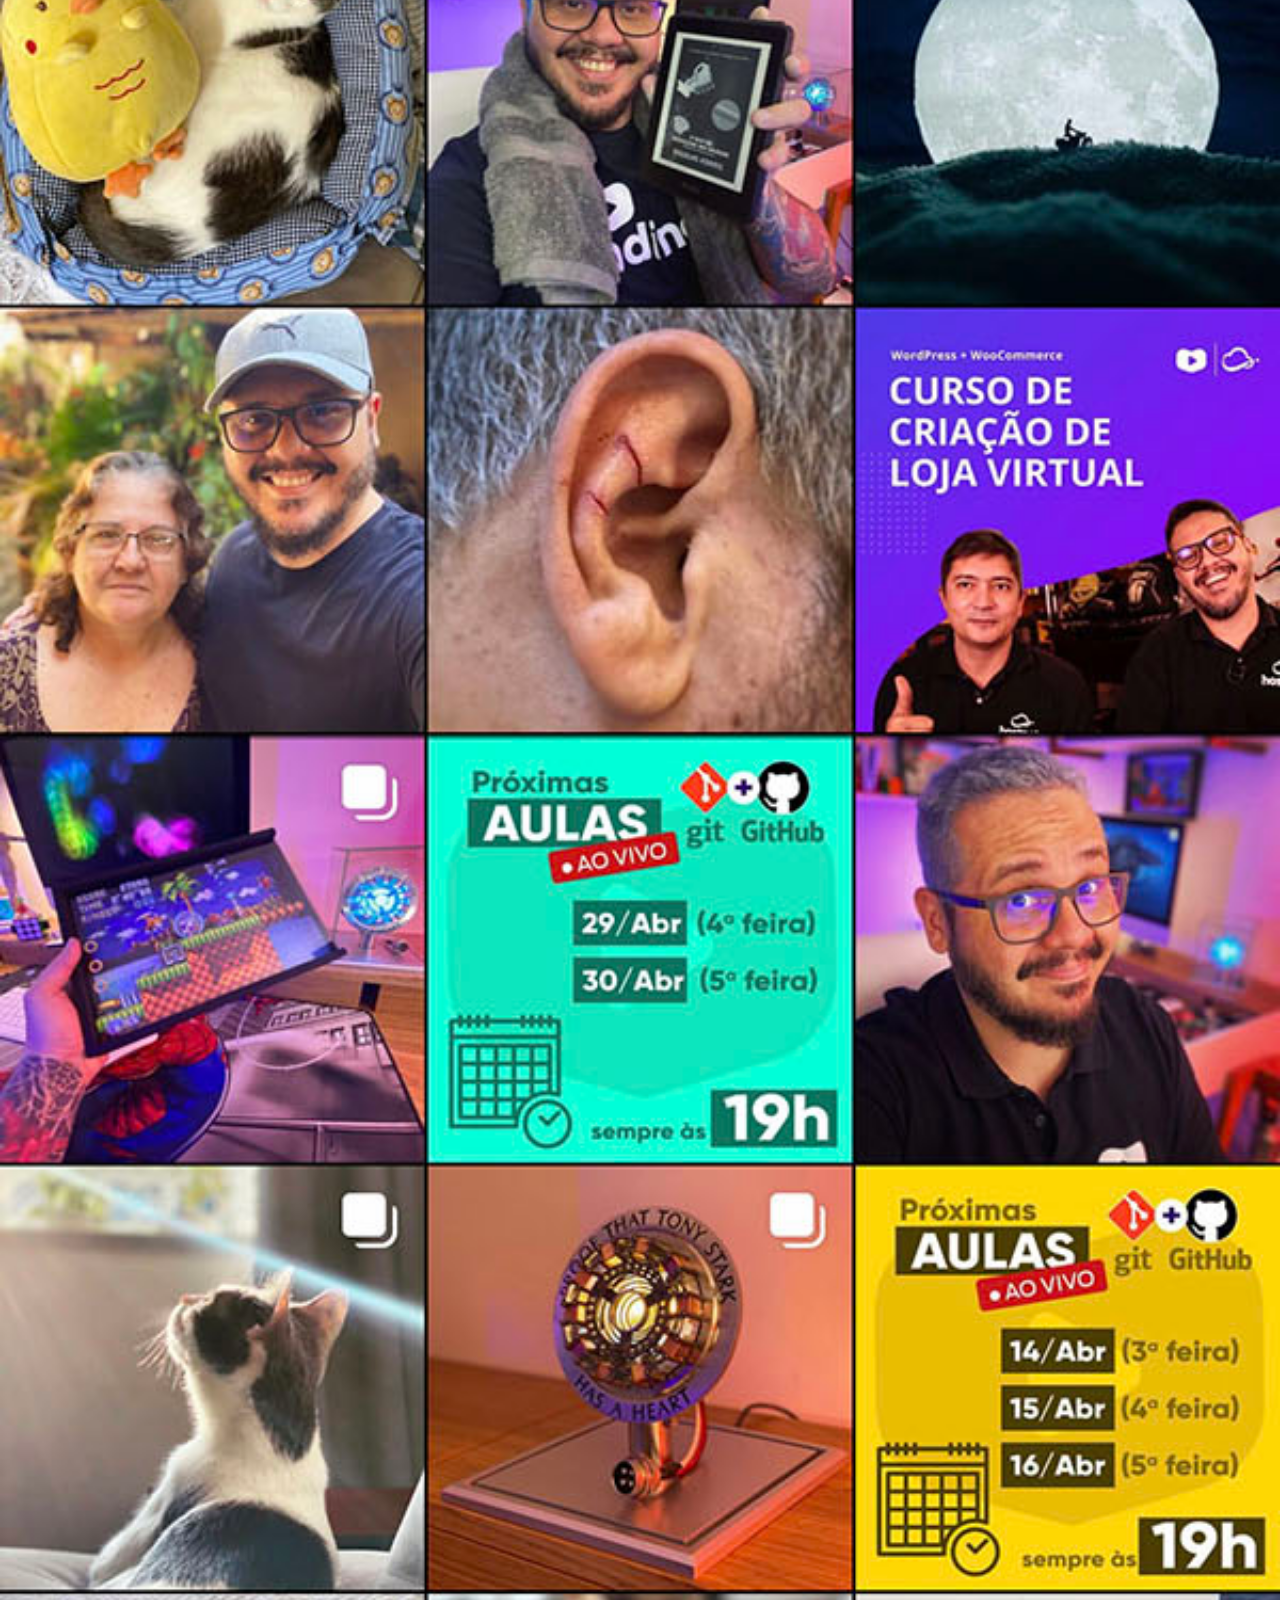
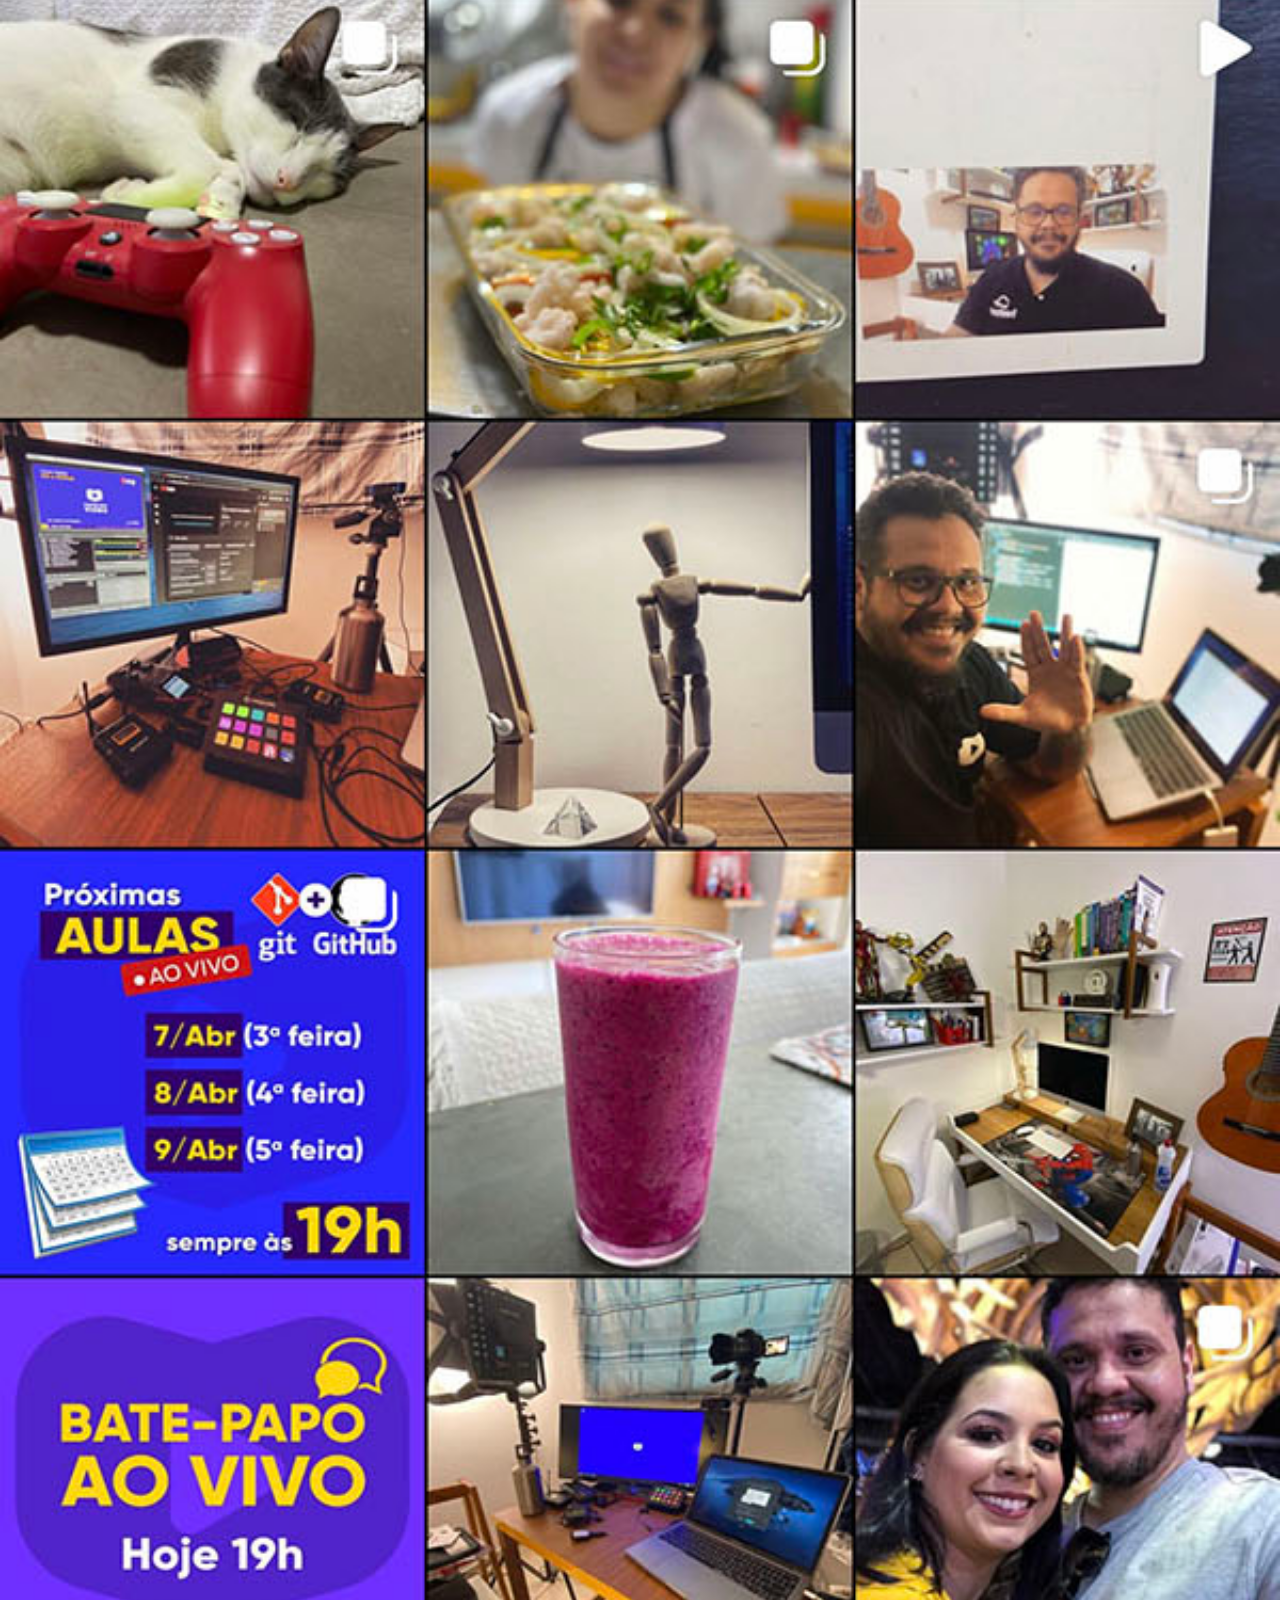
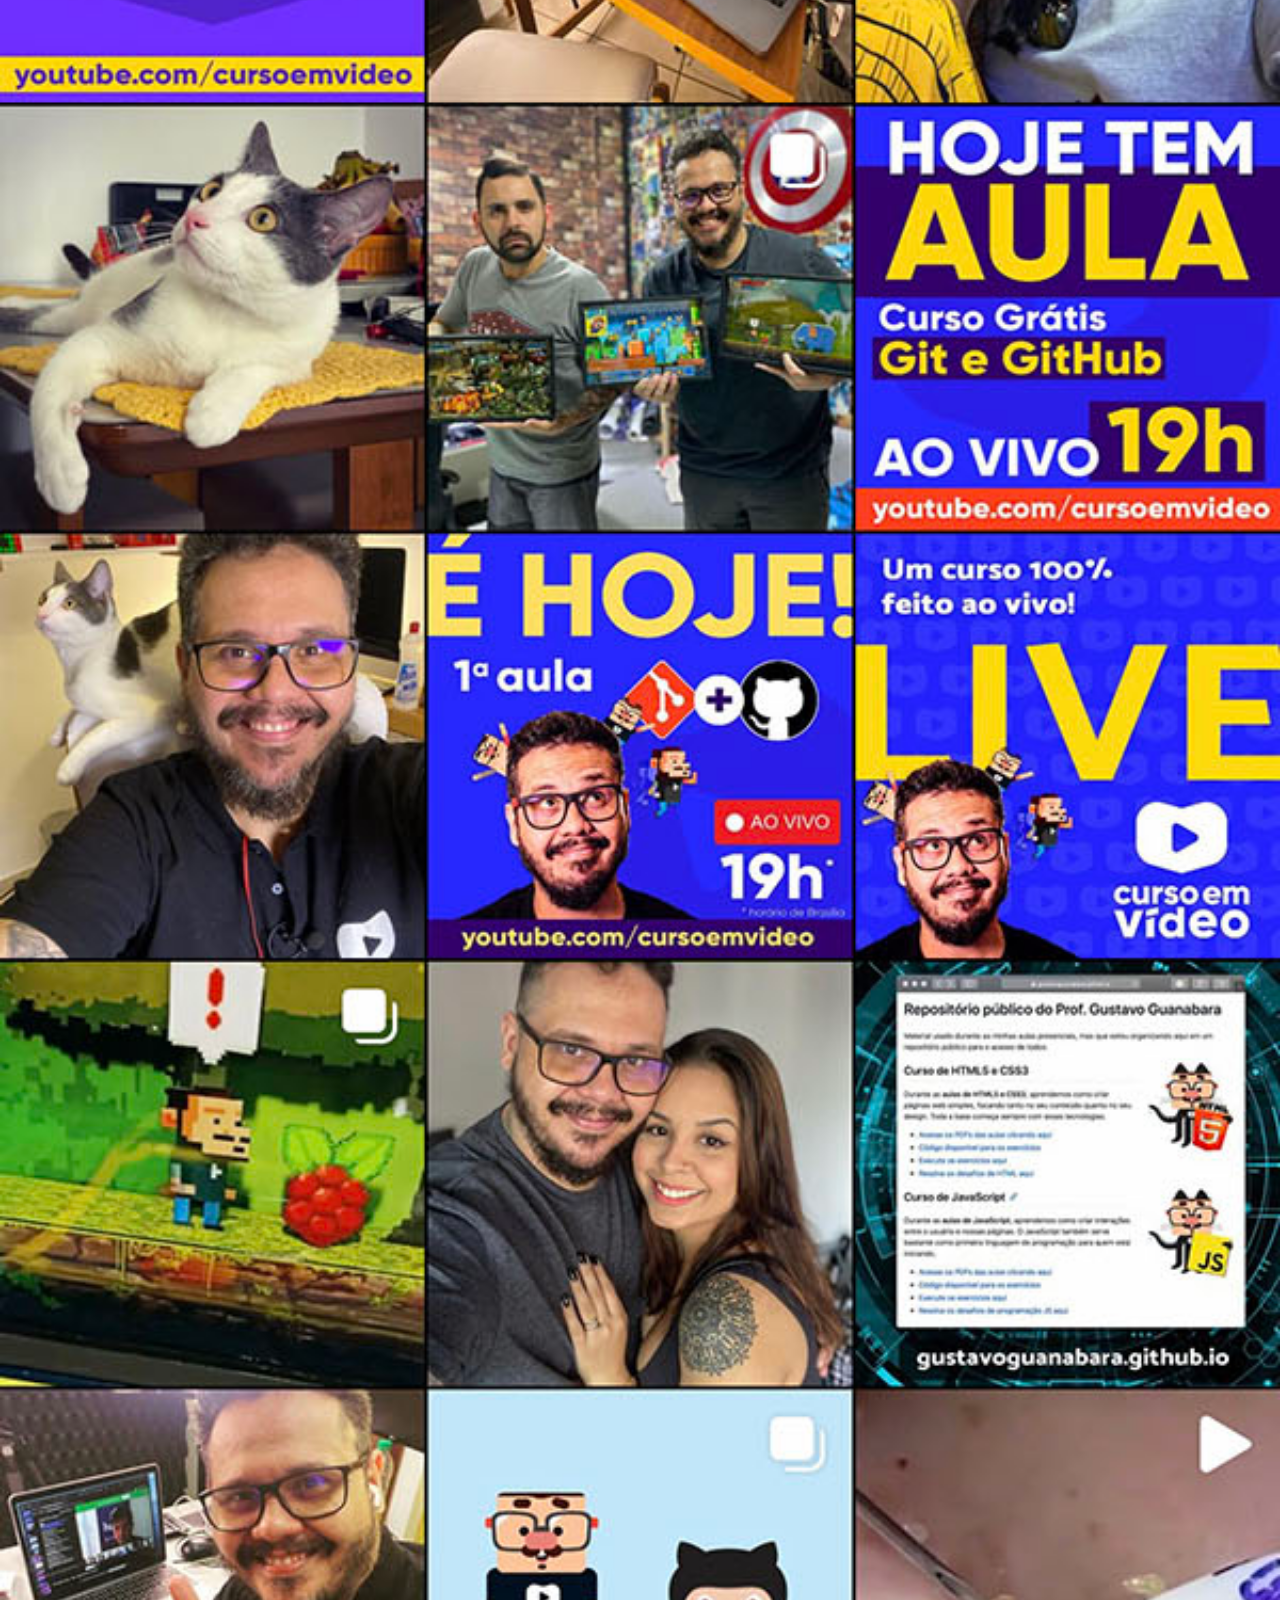
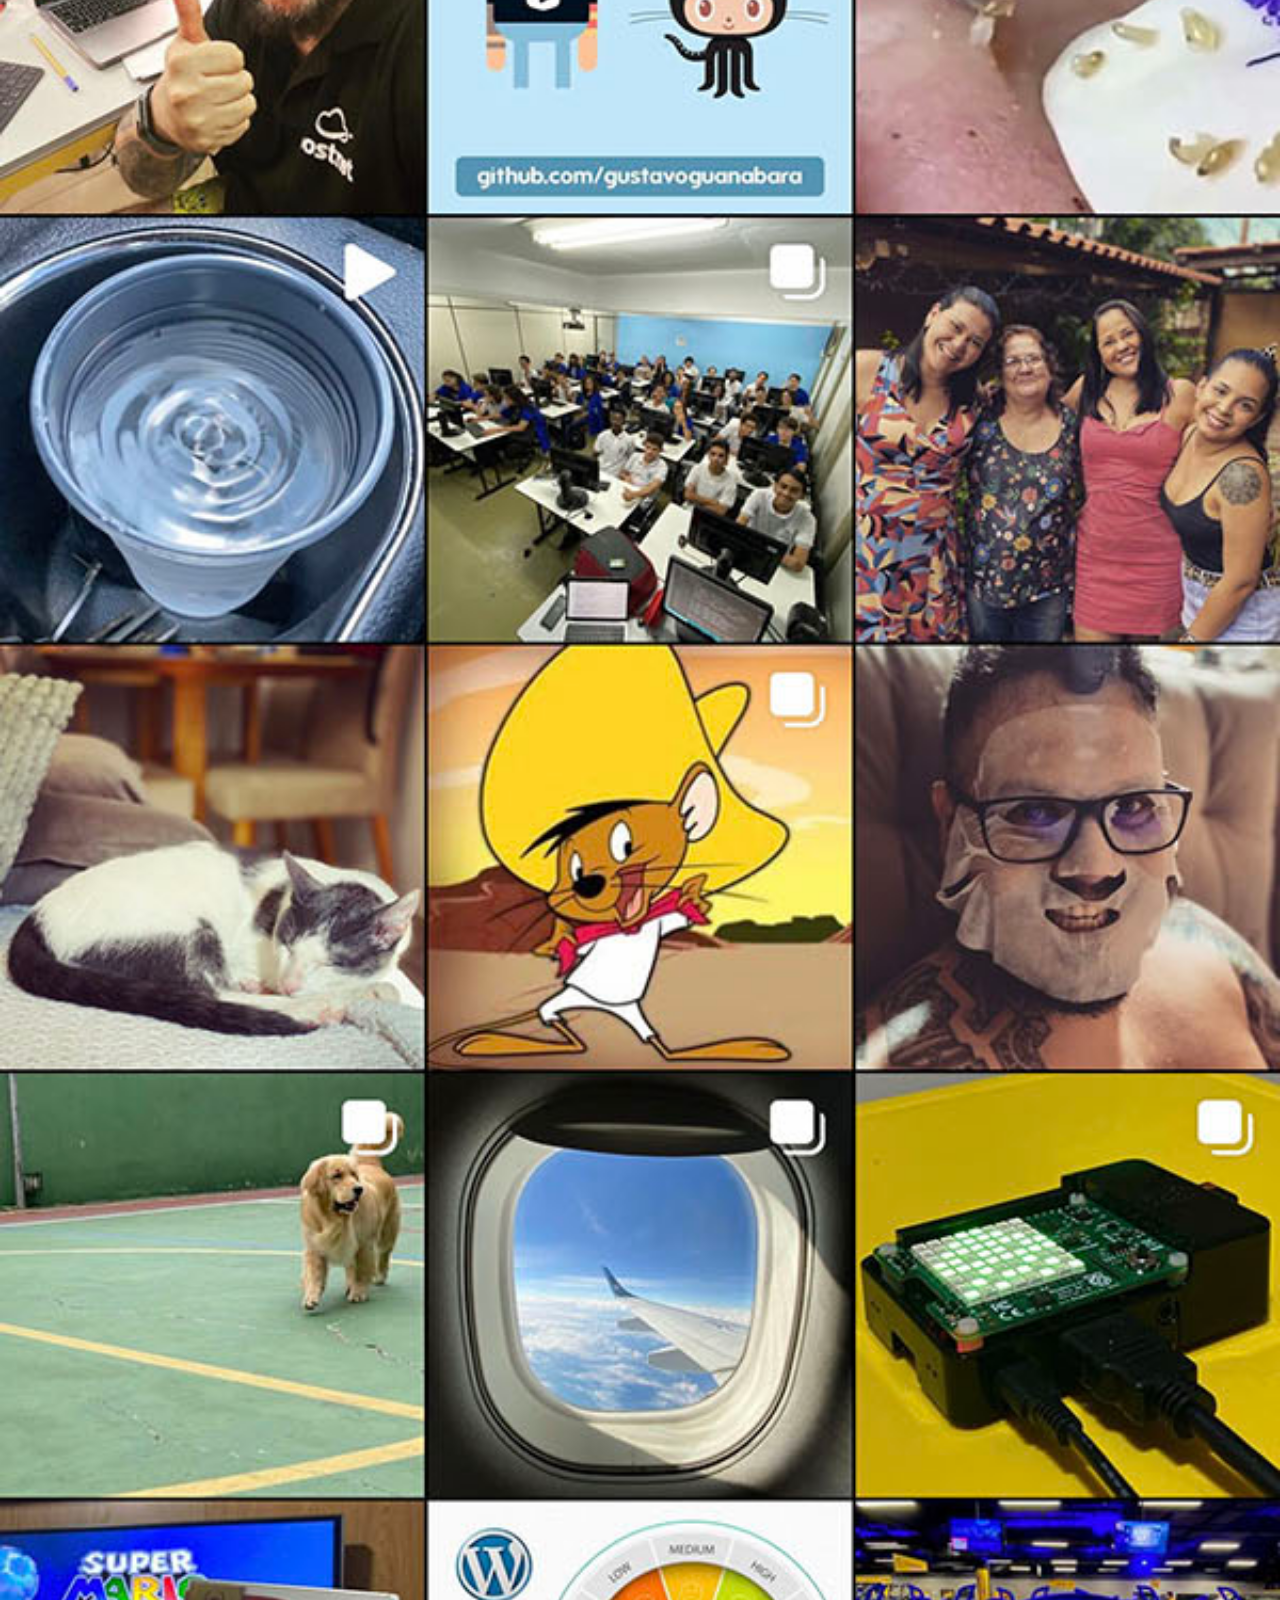
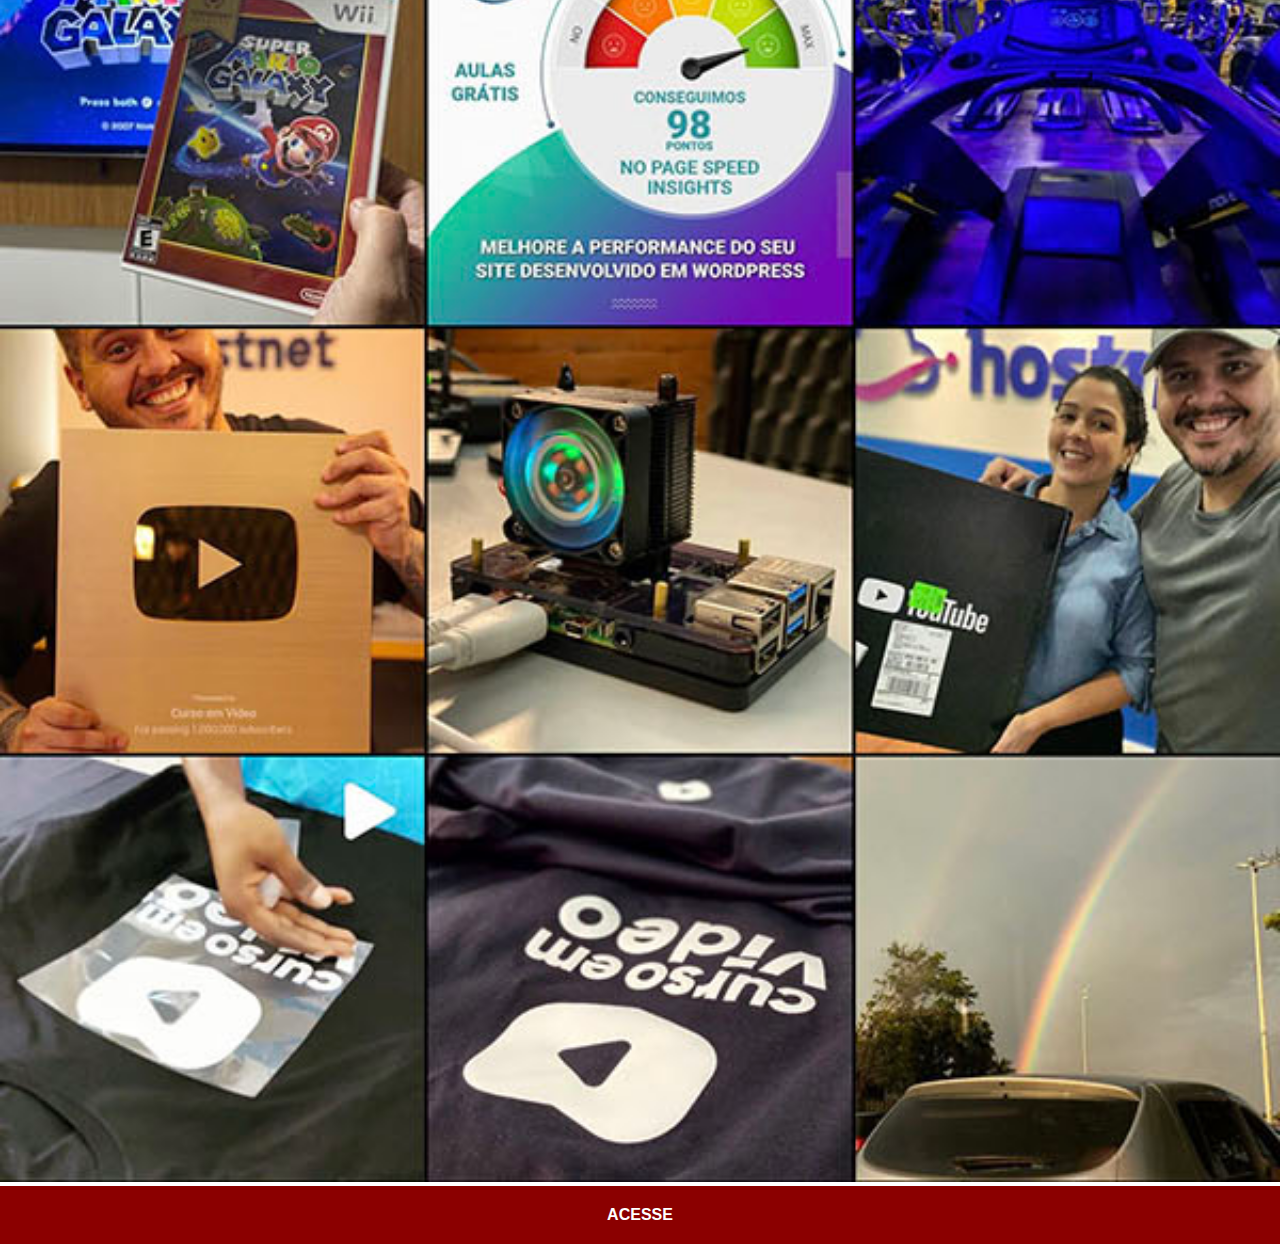
<file: instagram.html>
<!DOCTYPE html>
<html lang="pt-BR">
<head>
    <meta charset="UTF-8">
    <meta name="viewport" content="width=device-width, initial-scale=1.0">
    <title>Instagram</title>
    <link rel="stylesheet" href="estilos/social.css">
</head>
<body>
    <img src="imagens/tela-instagram.jpg" alt="Github">
    <a href="https://www.instagram.com/gustavoguanabara/" target="_blank">ACESSE</a>
</body>
</html>
</file>
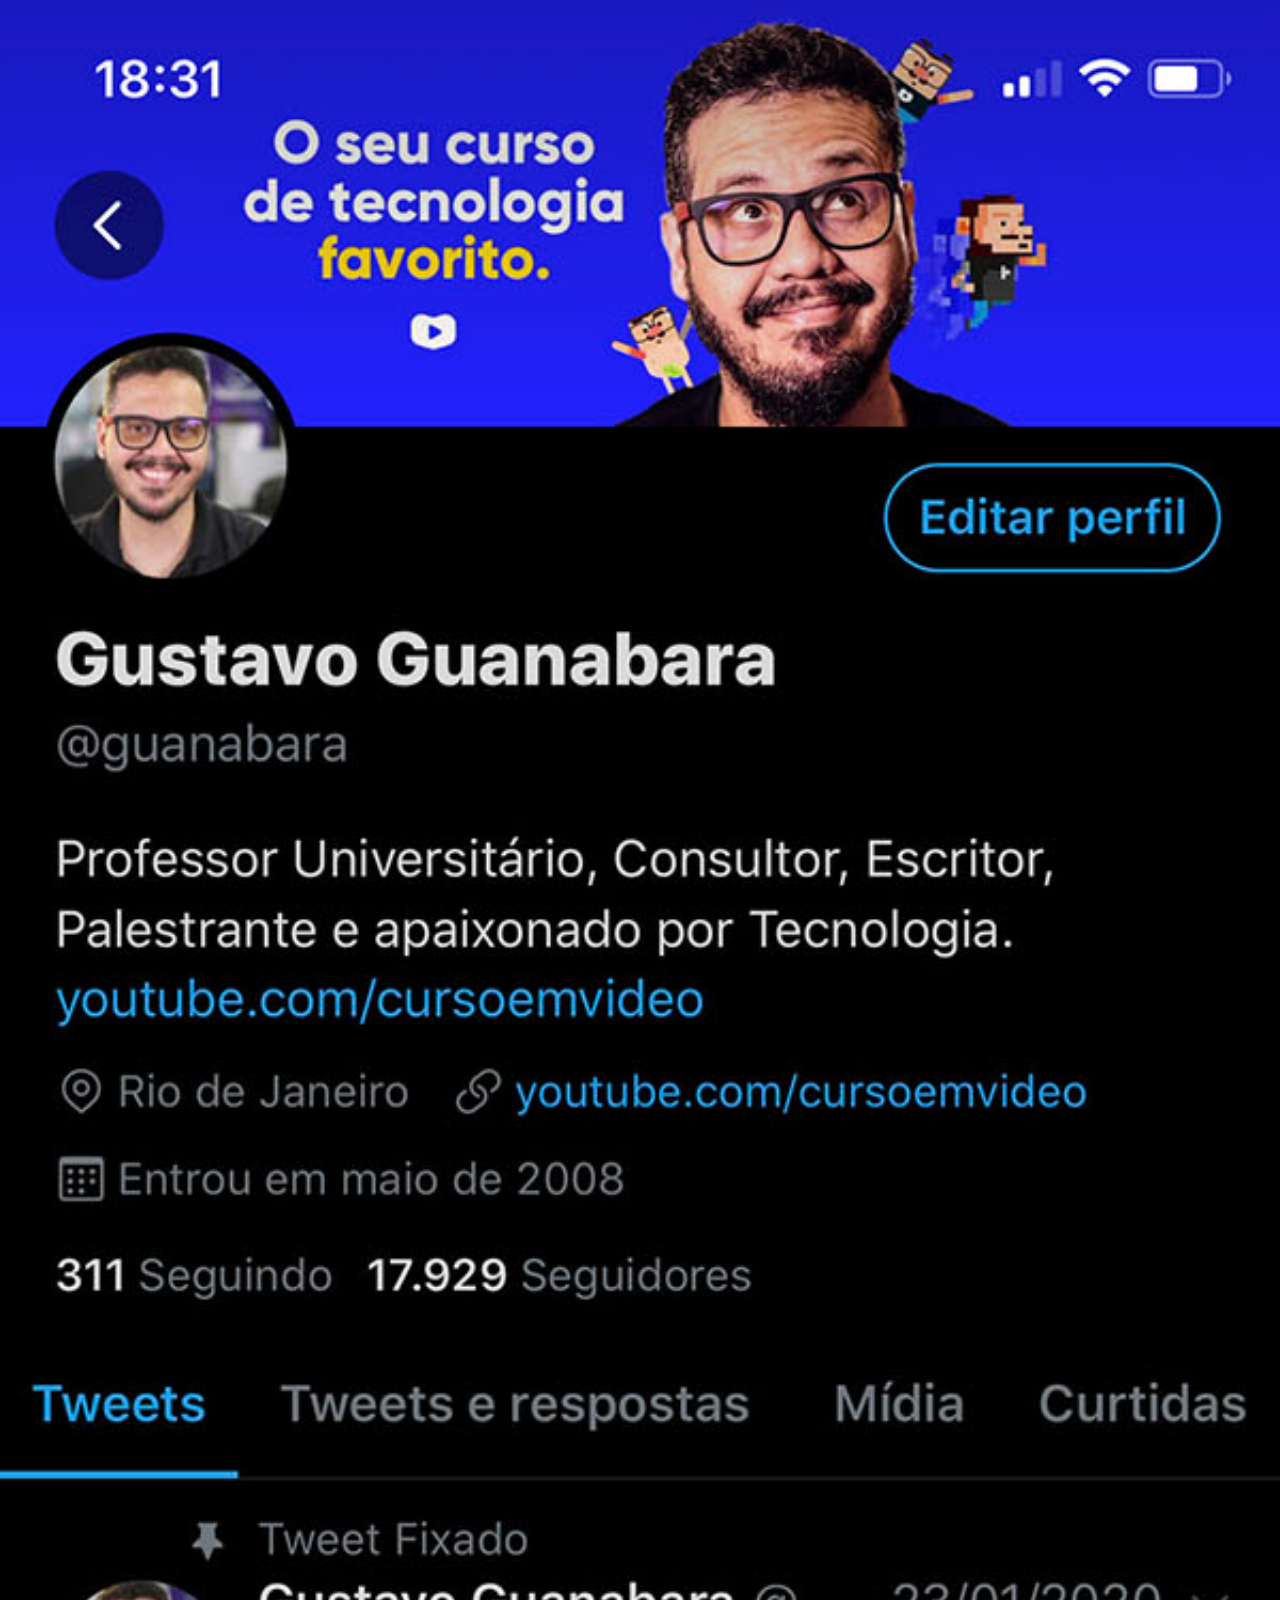
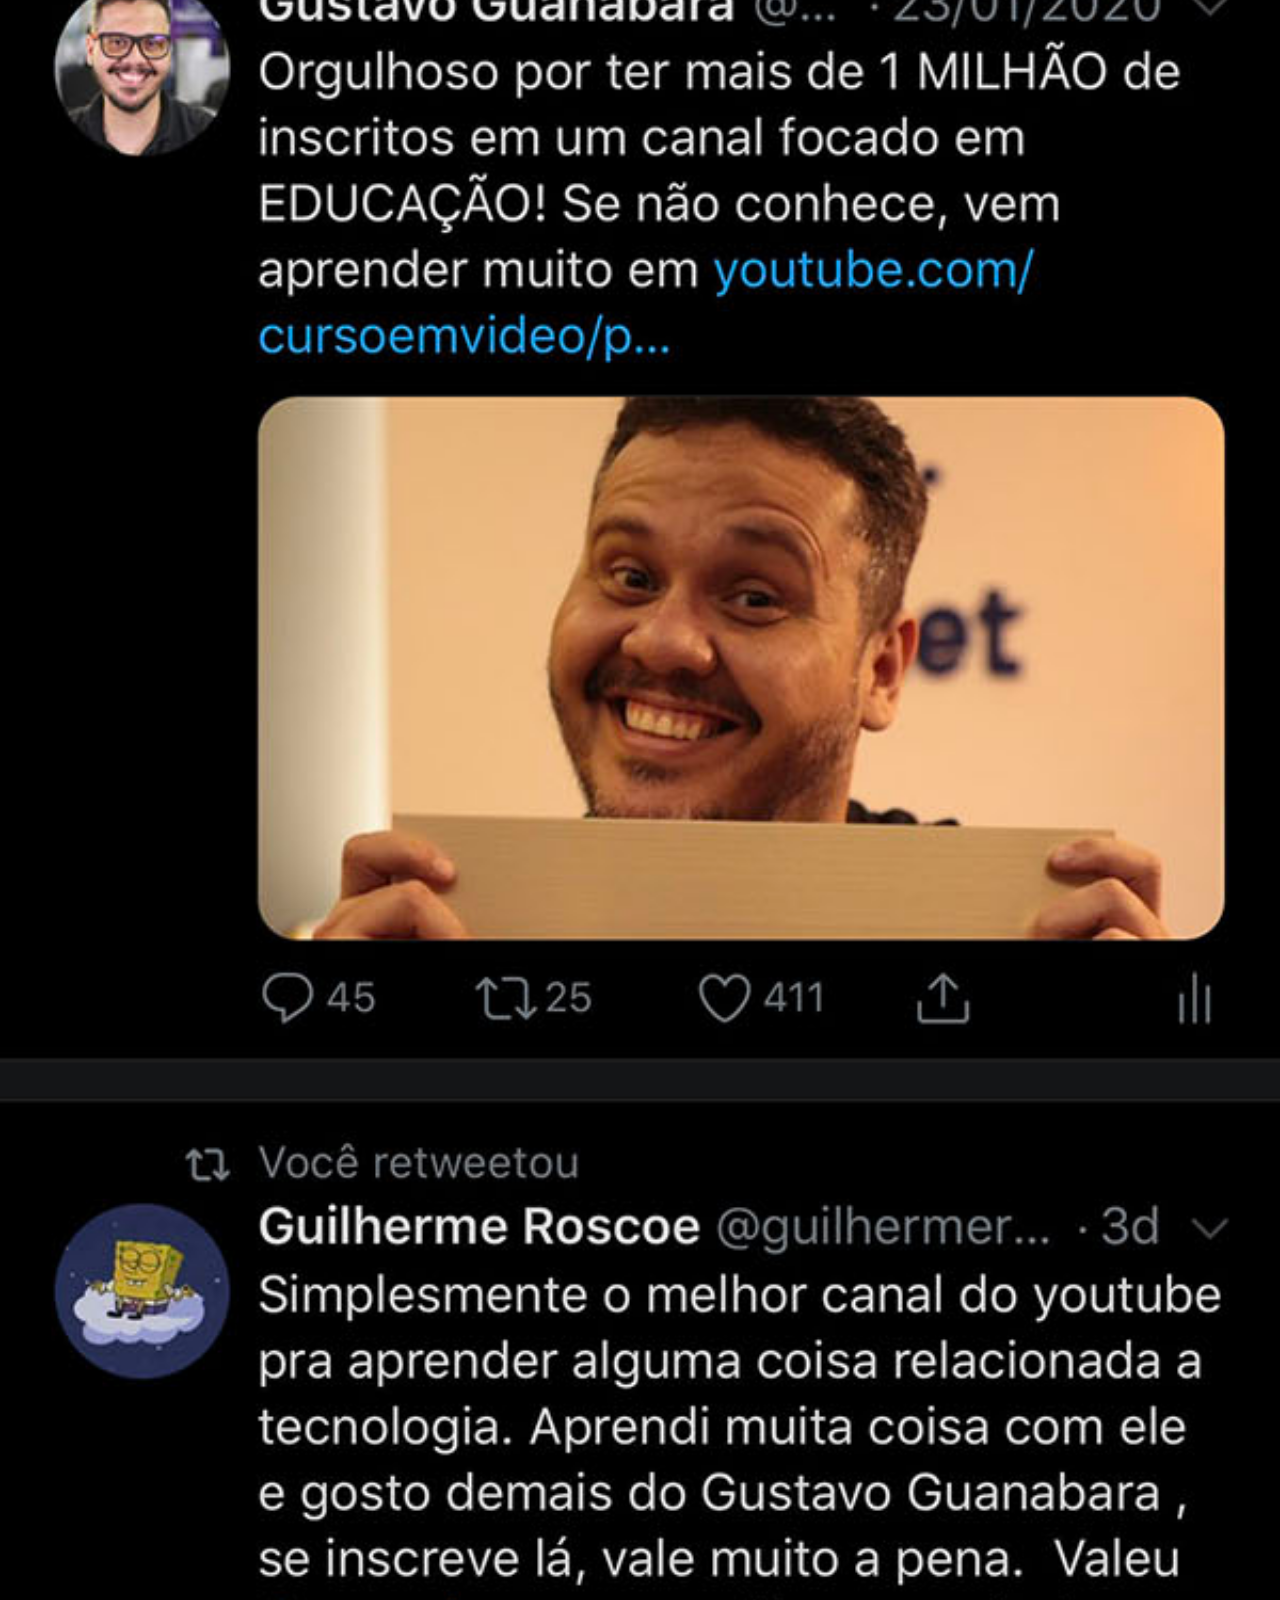
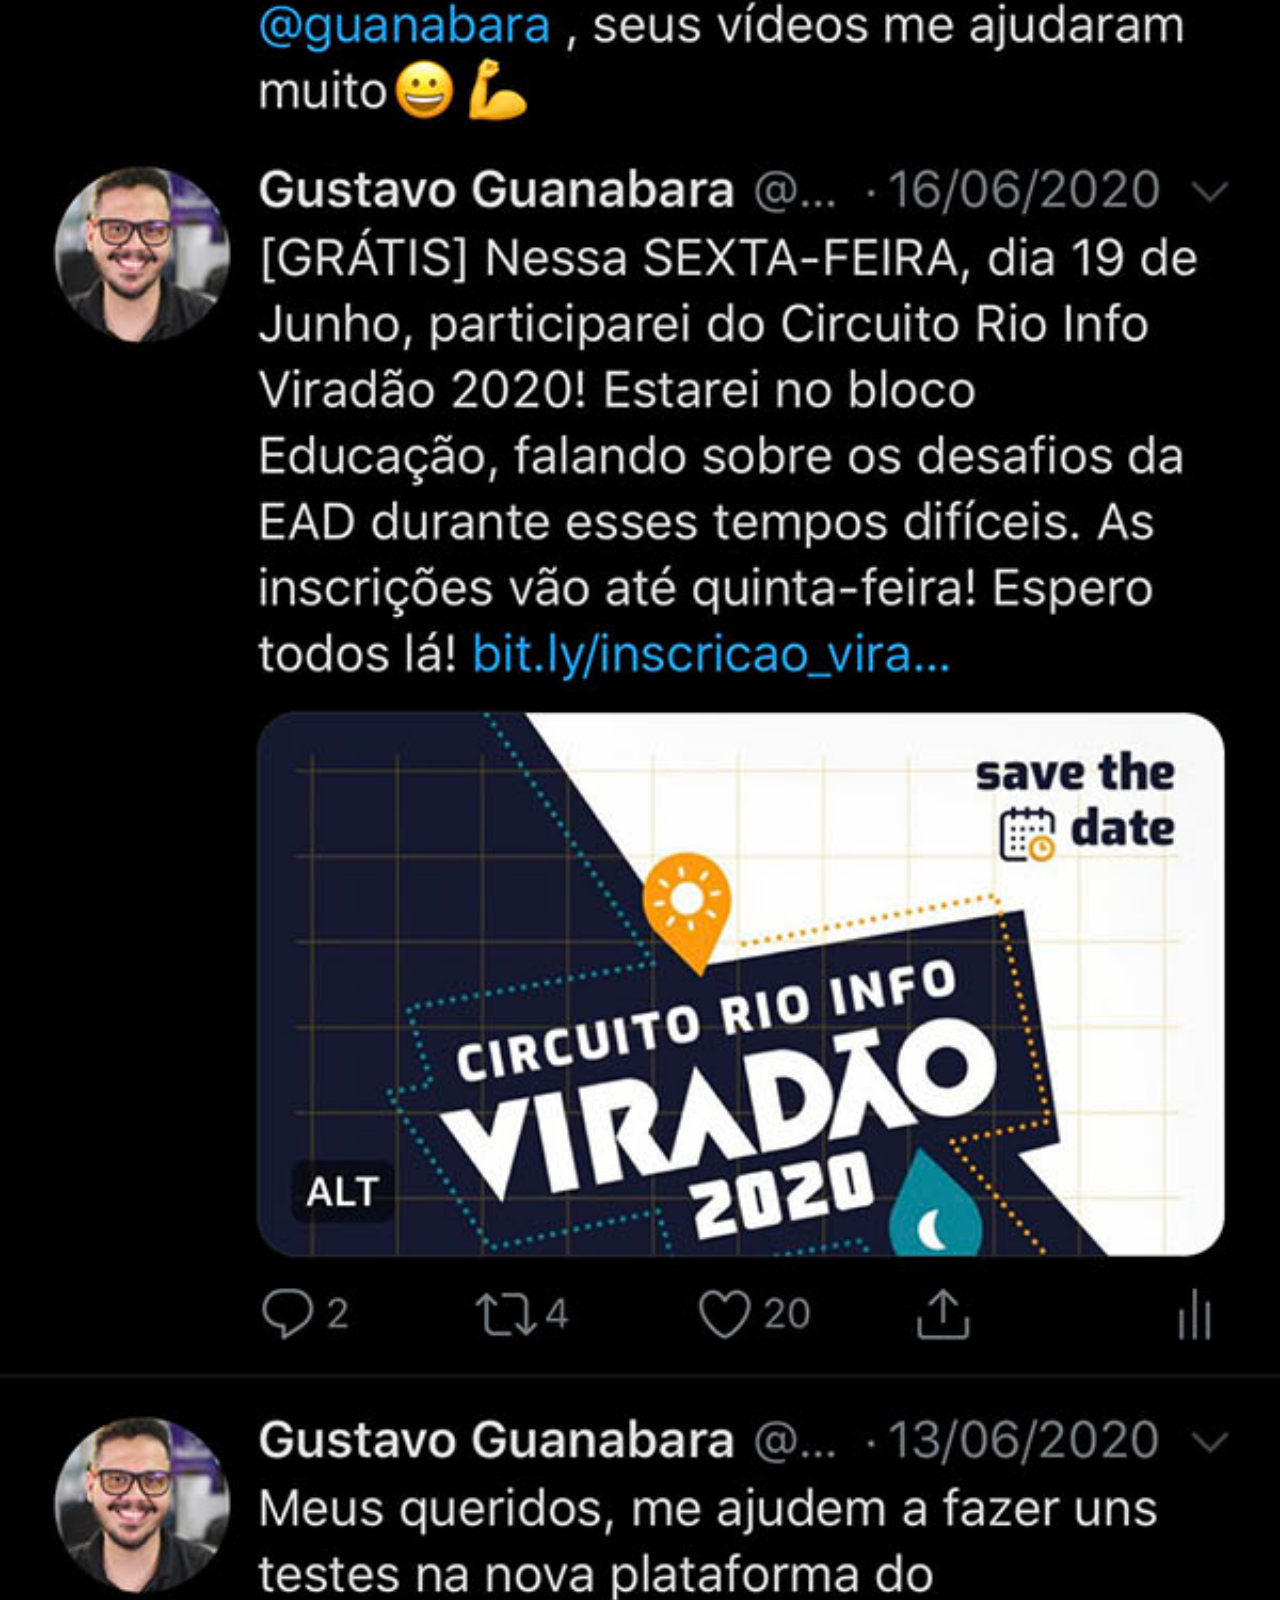
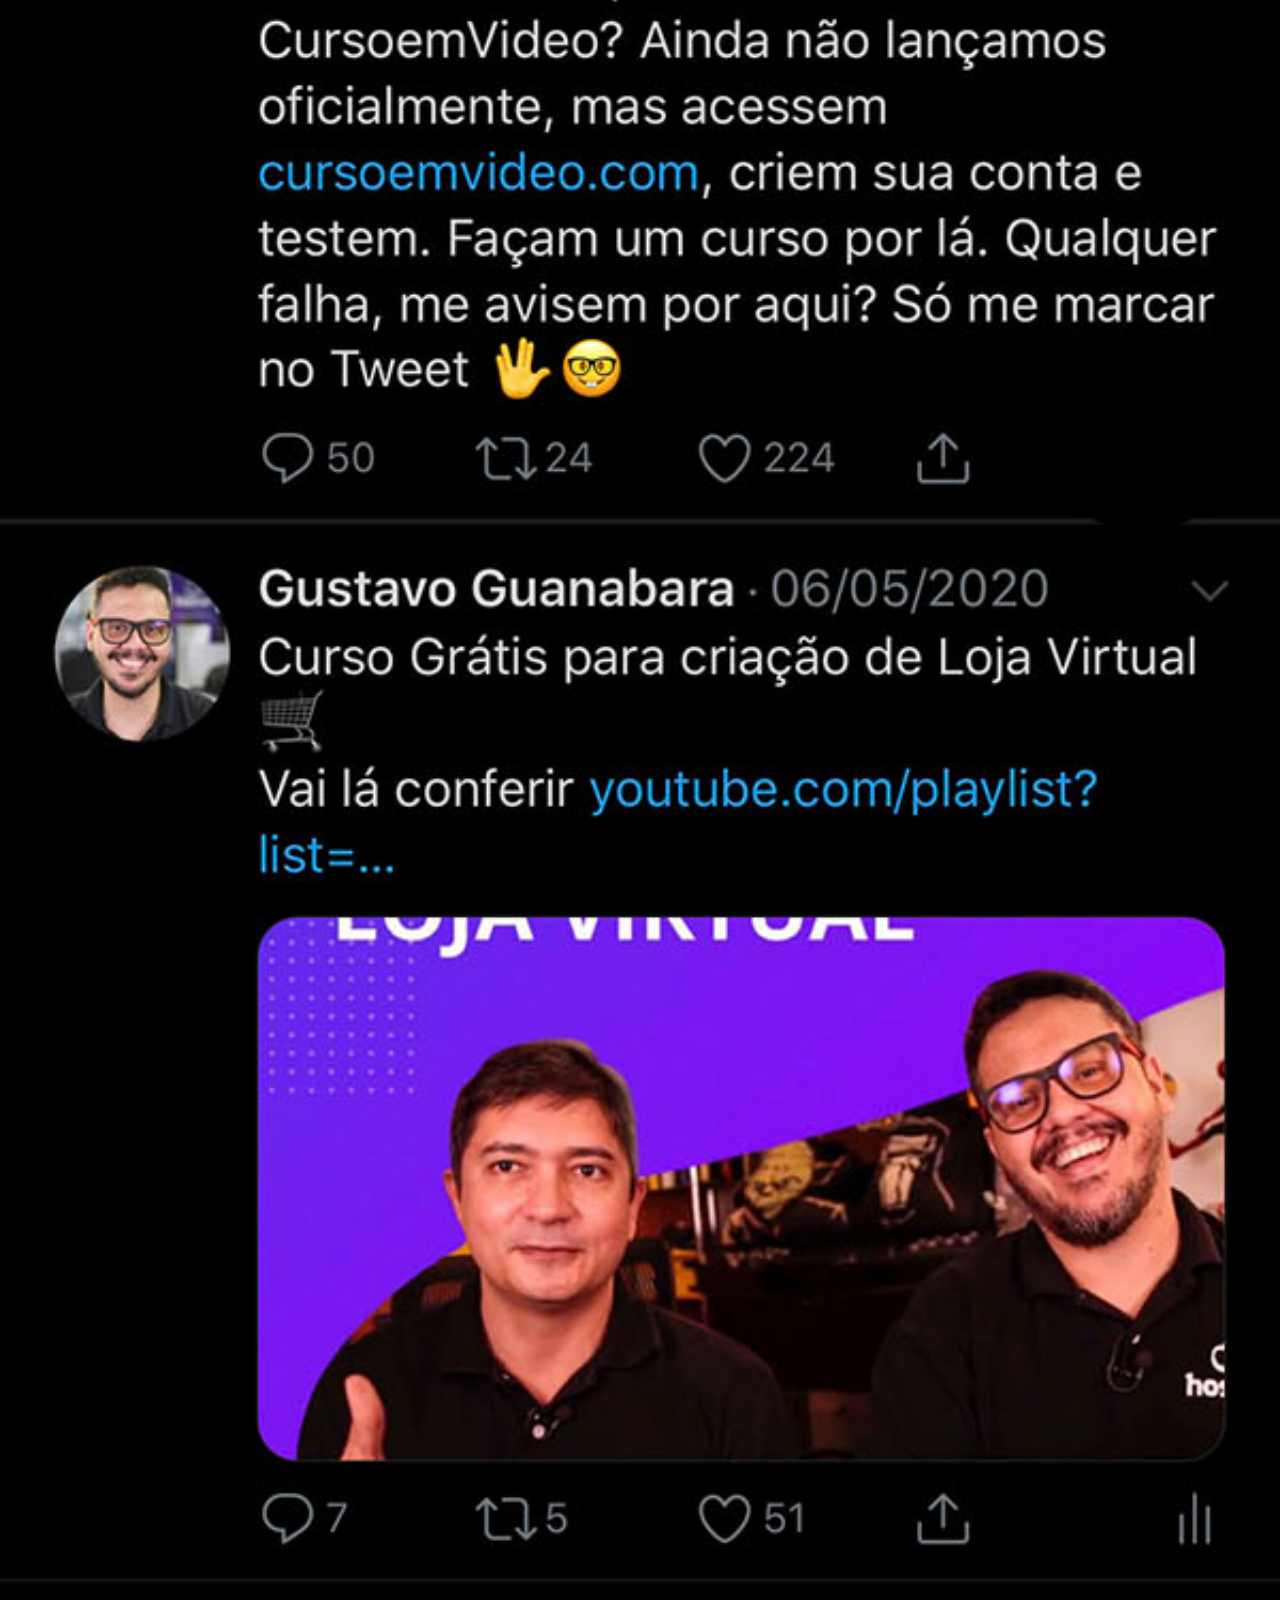
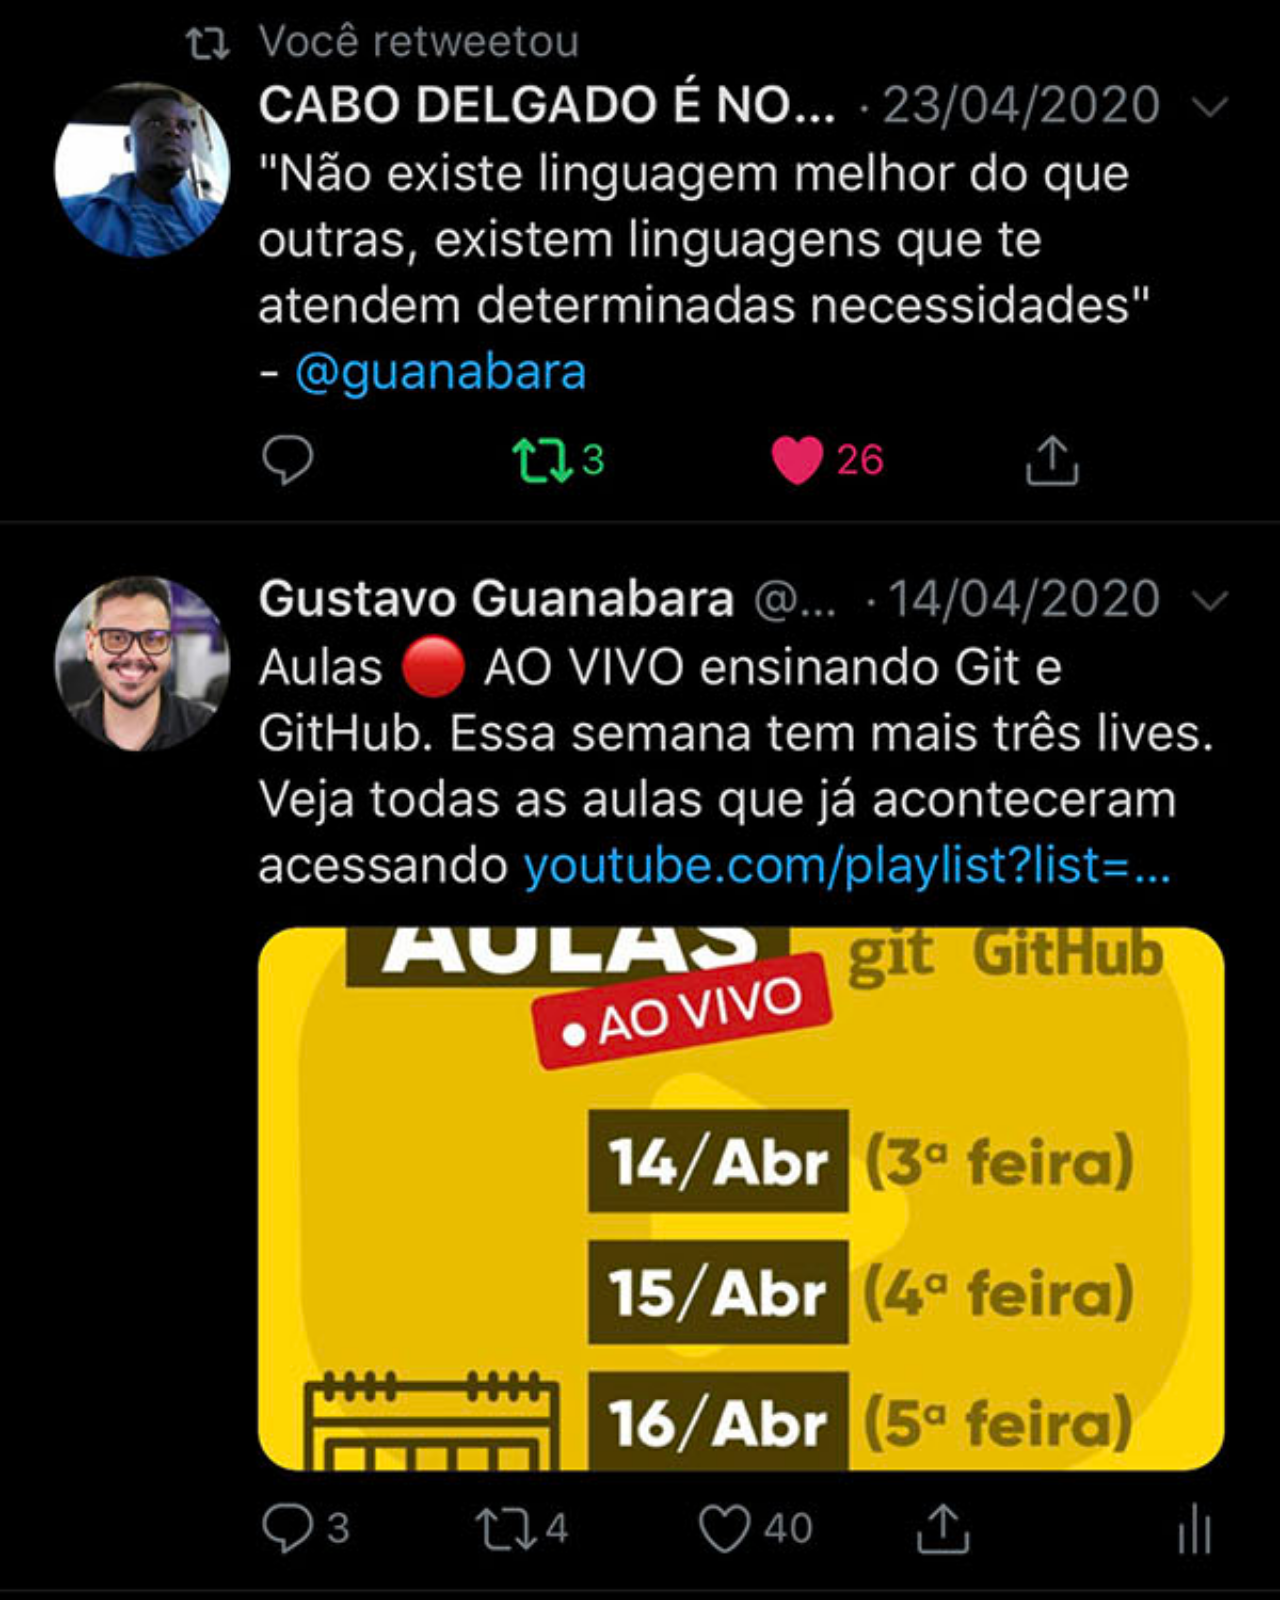
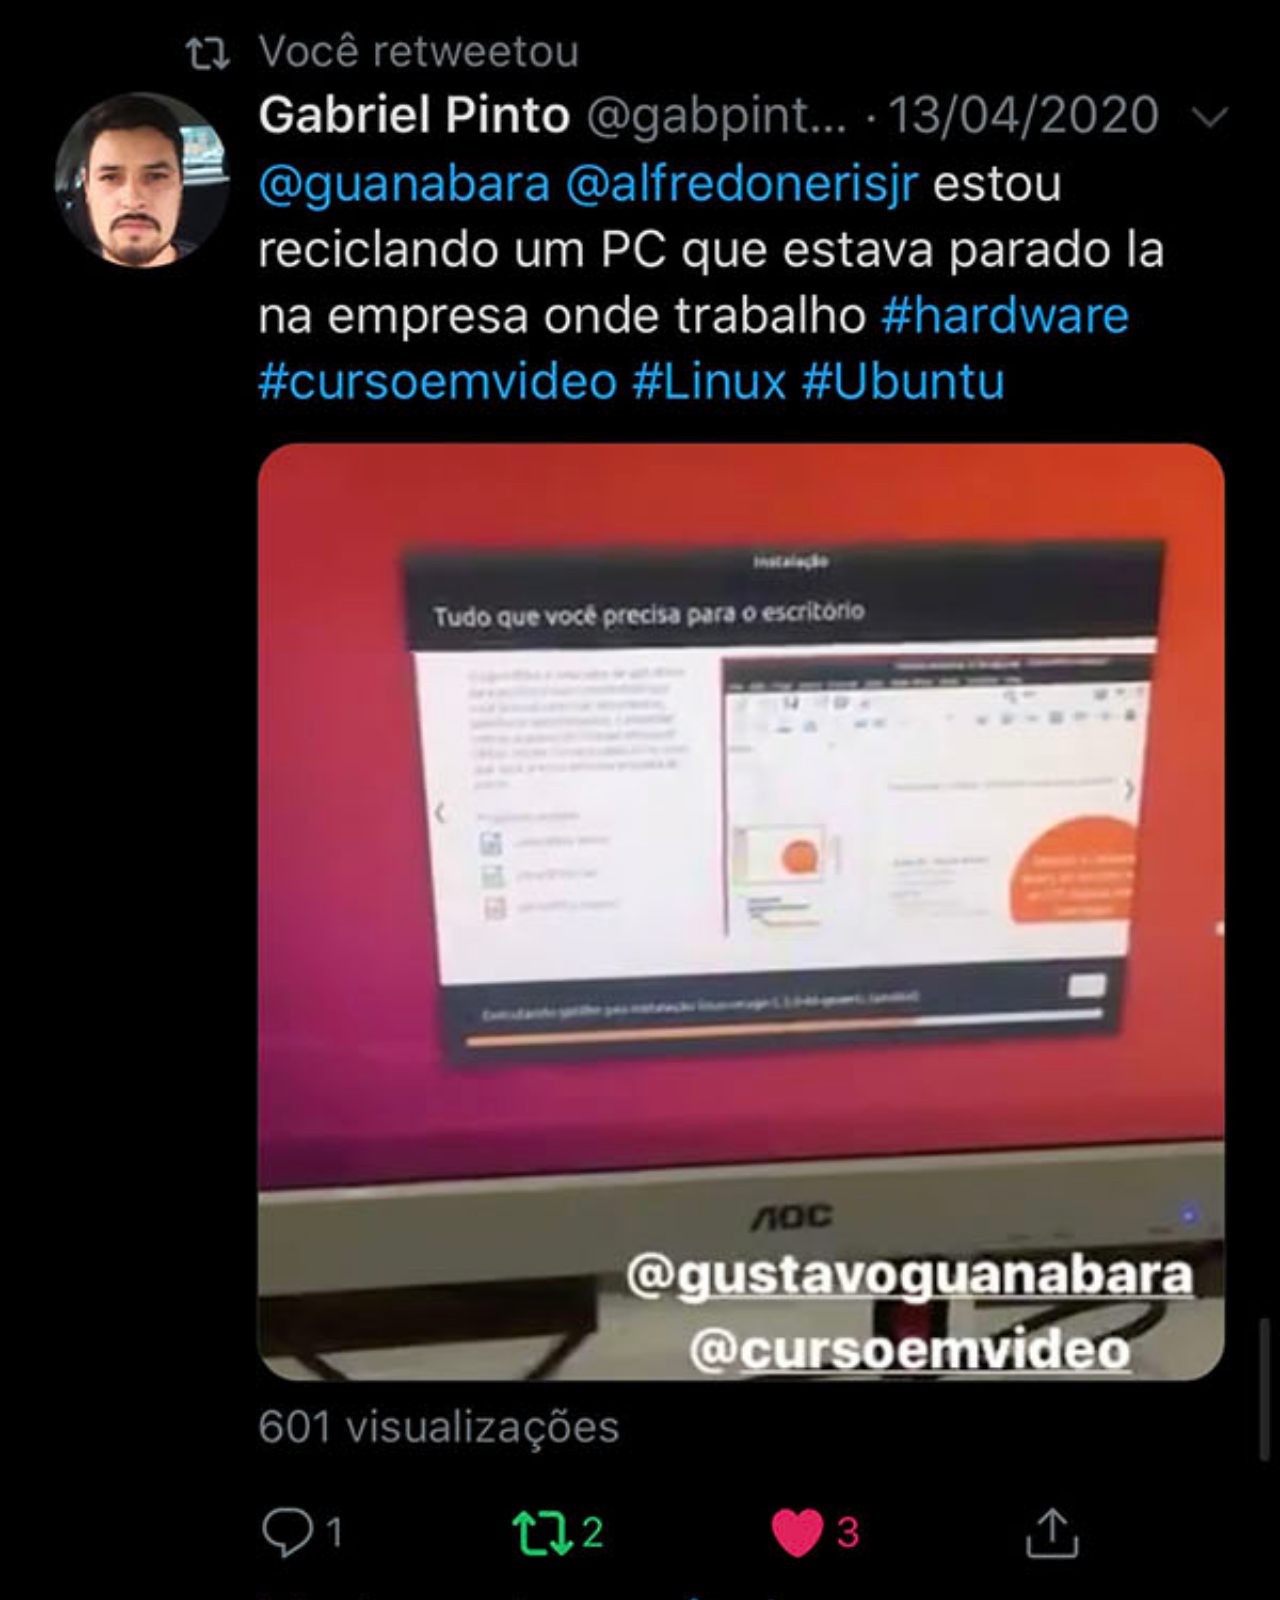
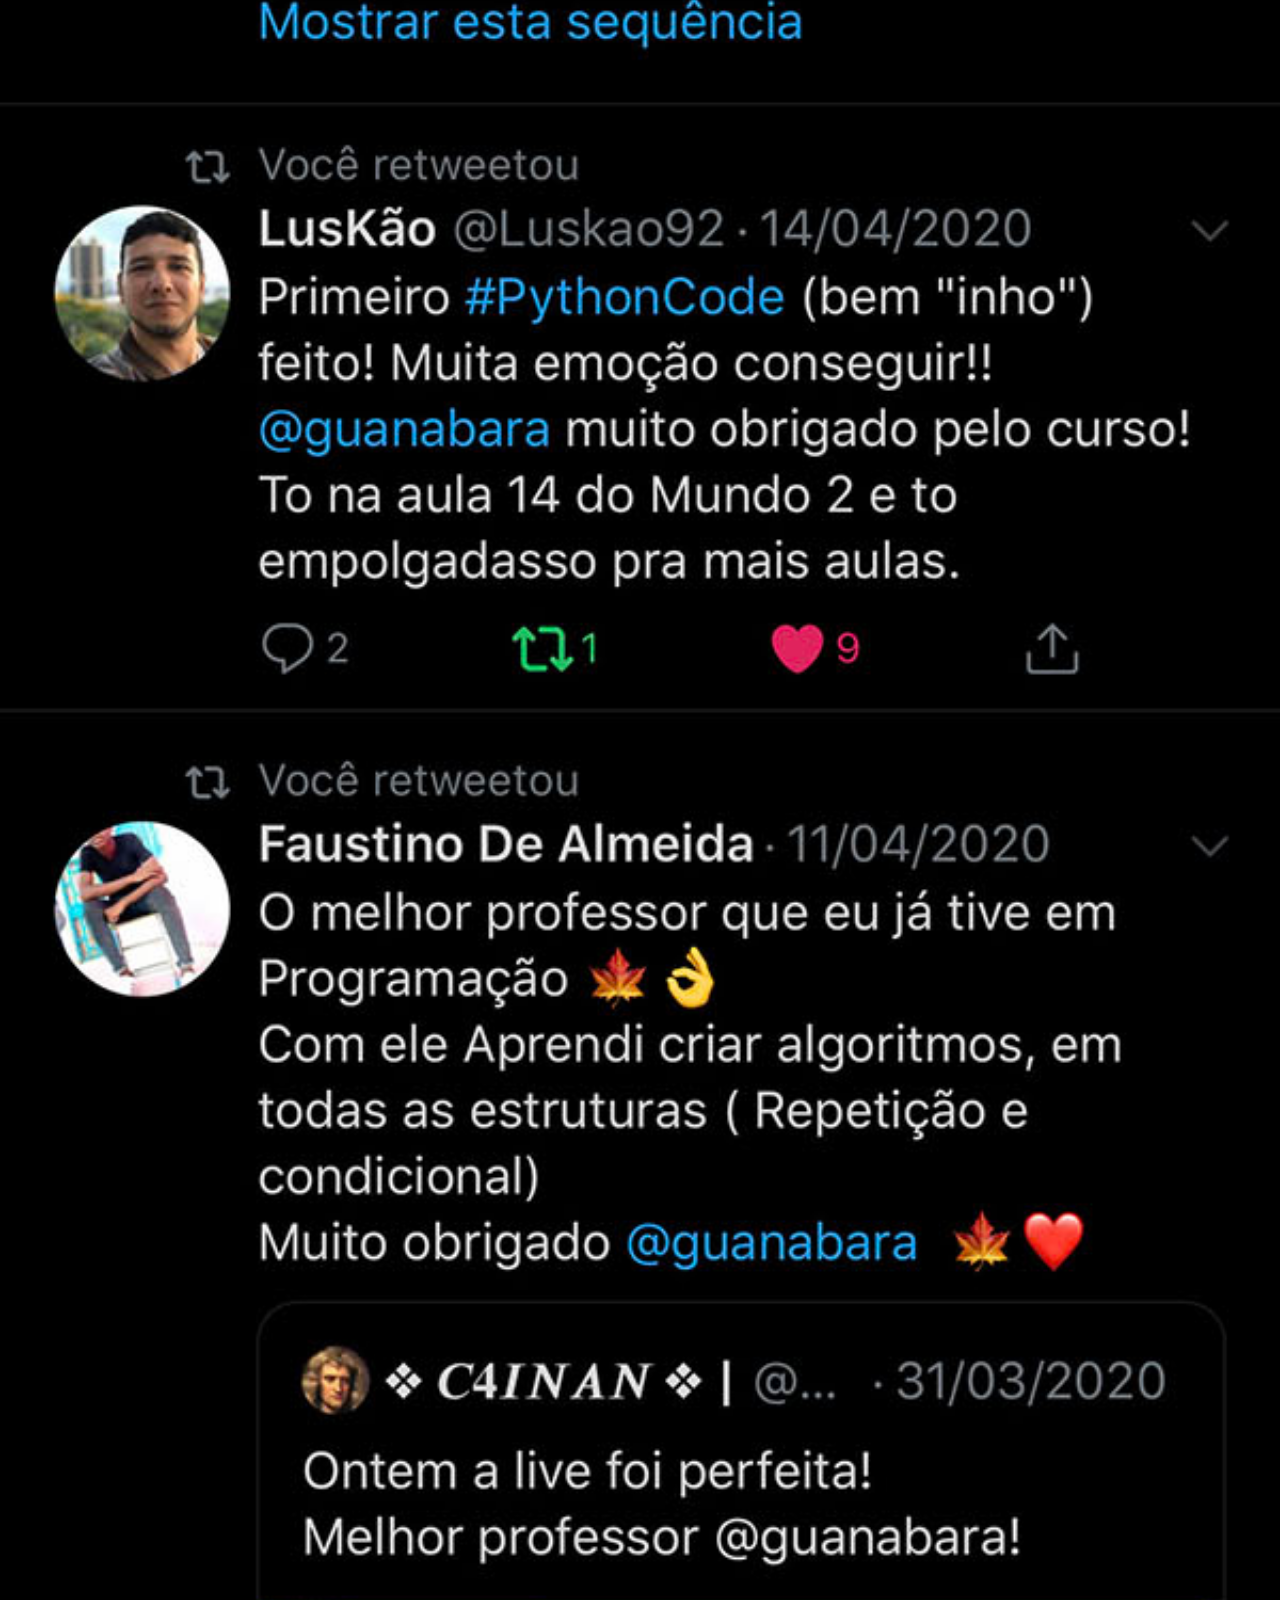
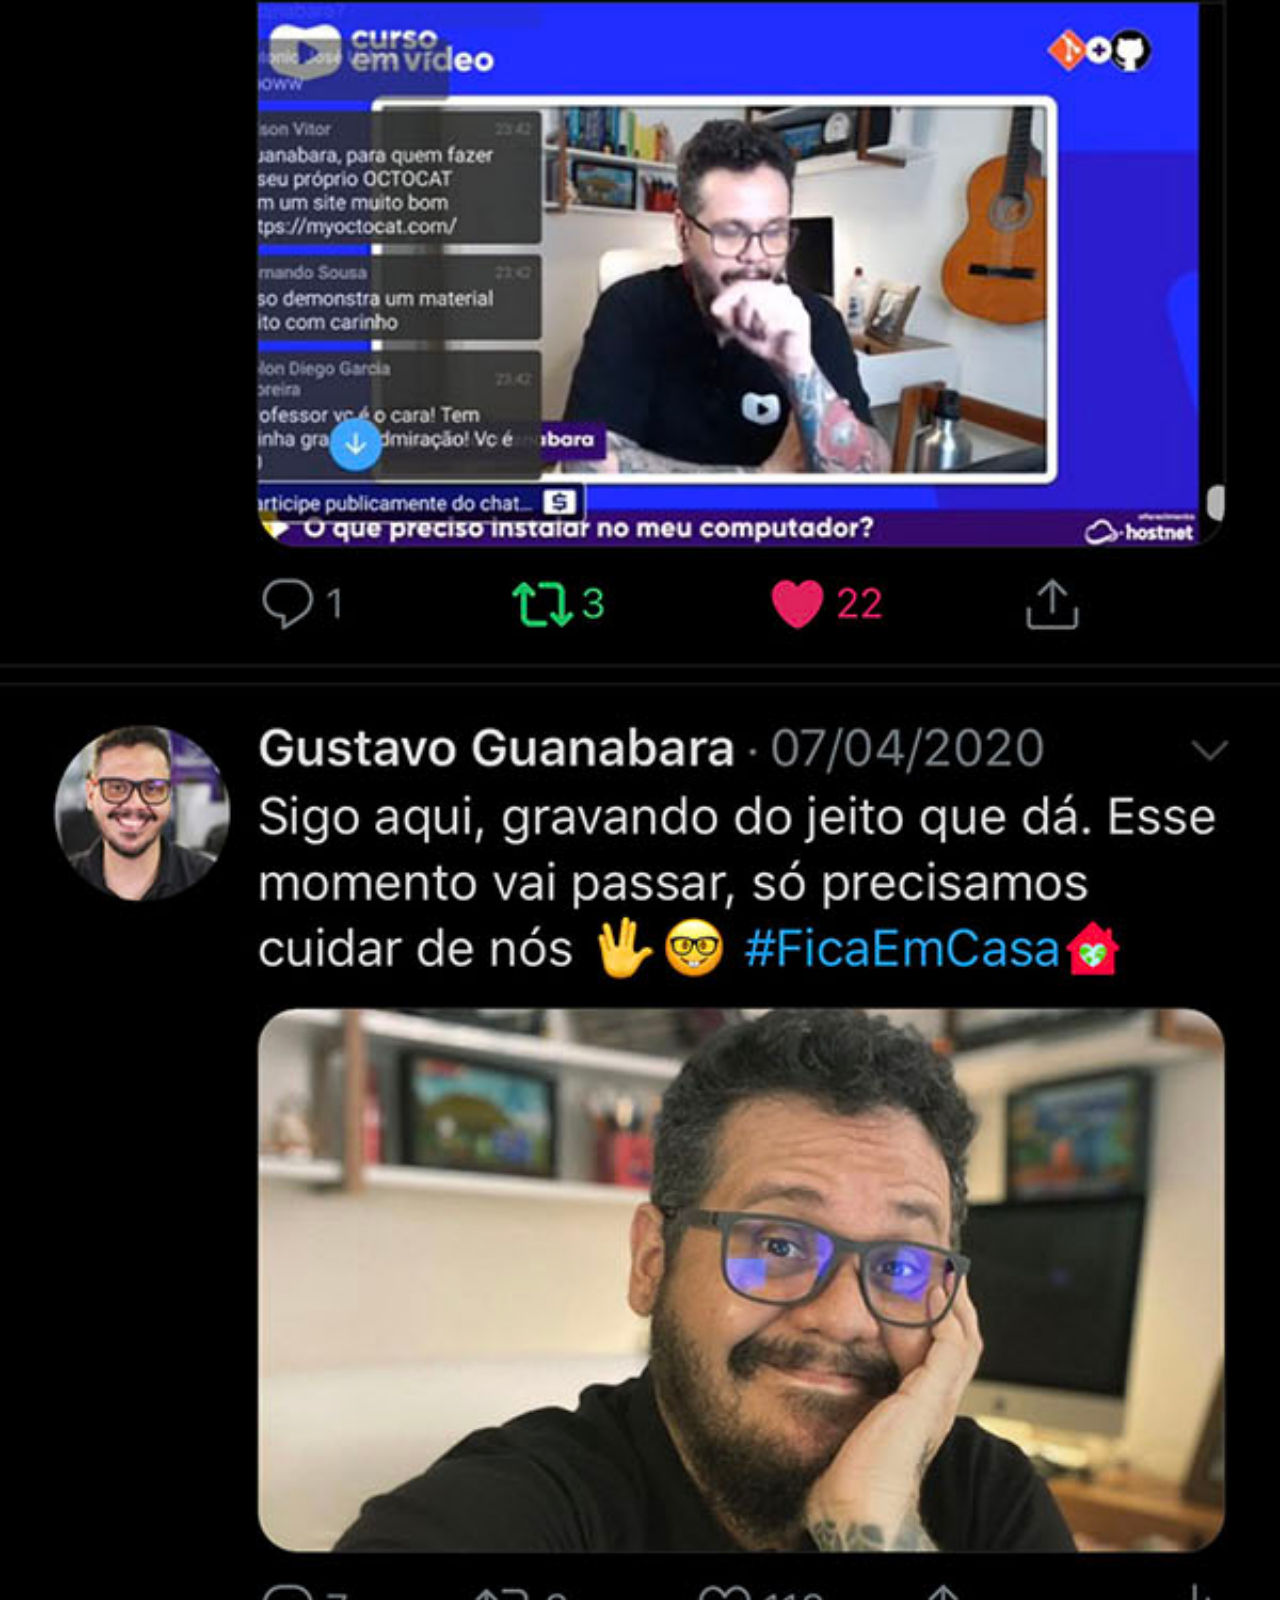
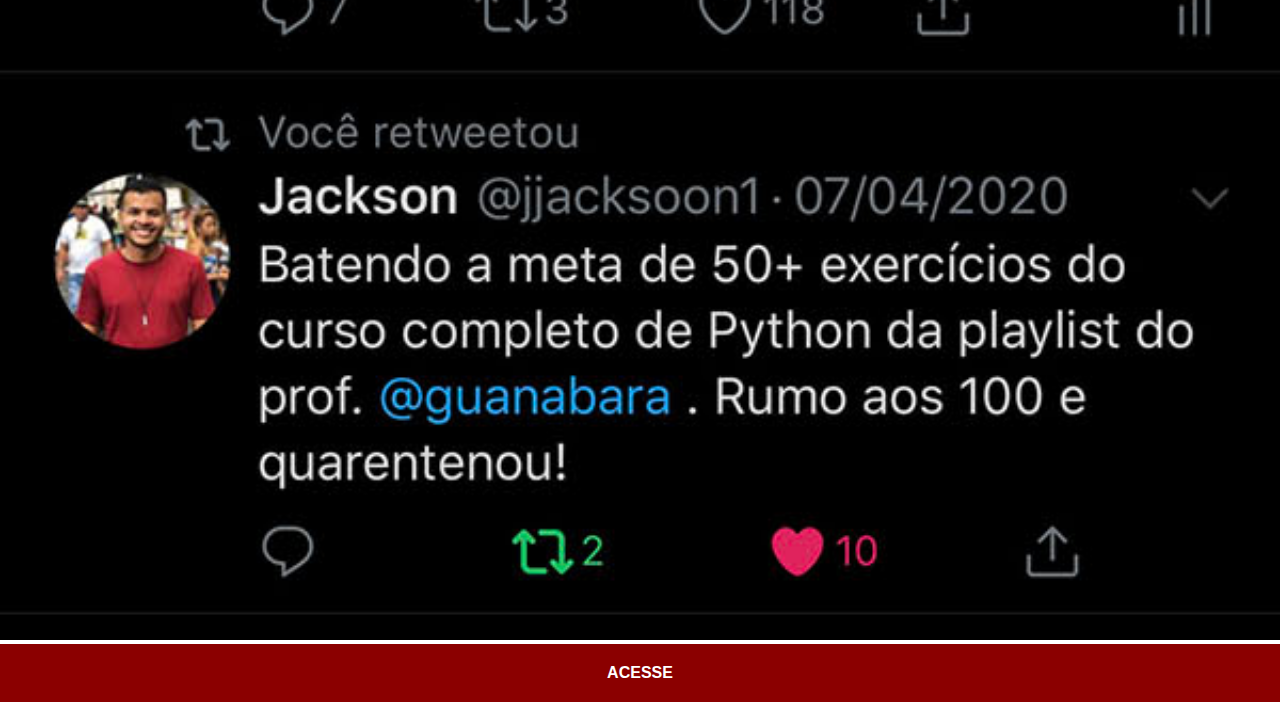
<file: twitter.html>
<!DOCTYPE html>
<html lang="pt-BR">
<head>
    <meta charset="UTF-8">
    <meta name="viewport" content="width=device-width, initial-scale=1.0">
    <title>Twitter</title>
    <link rel="stylesheet" href="estilos/social.css">
</head>
<body>
    <img src="imagens/tela-twitter.jpg" alt="Youtube">
    <a href="https://twitter.com/guanabara" target="_blank">ACESSE</a>
</body>
</html>
</file>
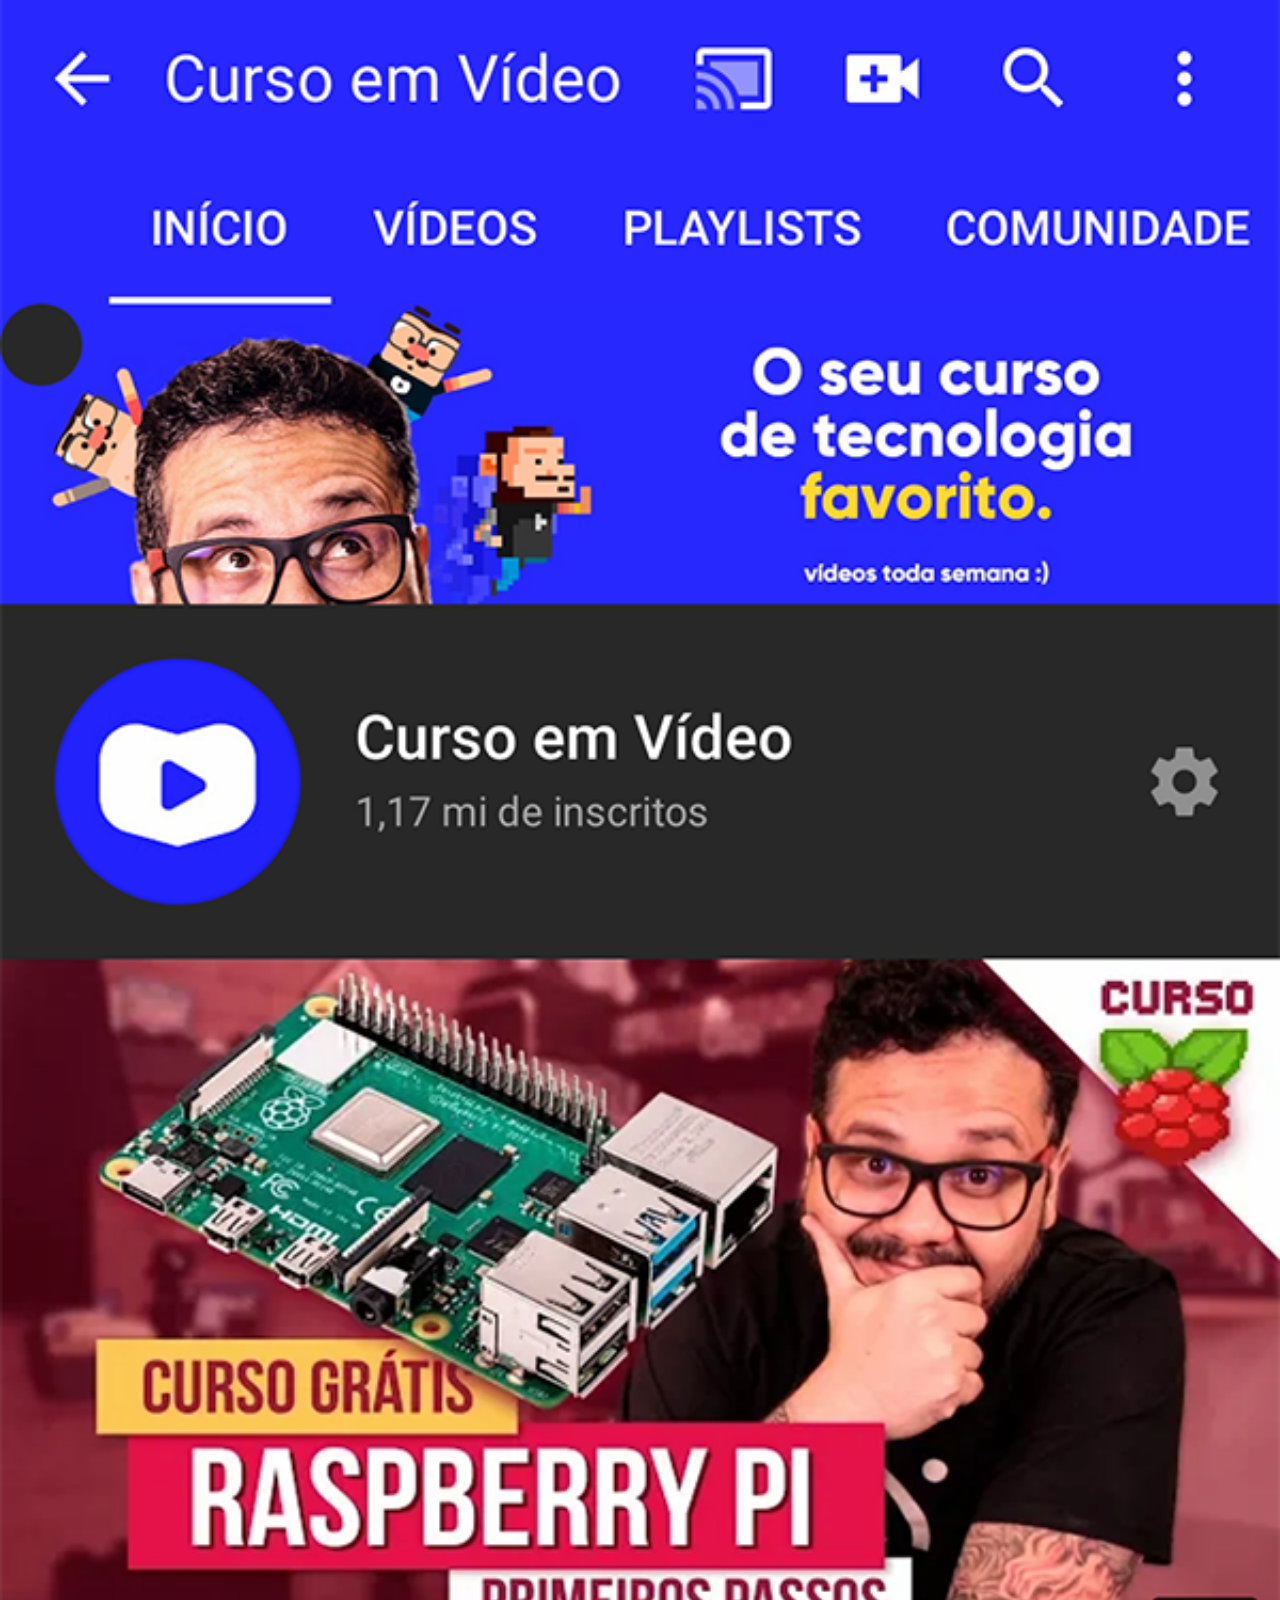
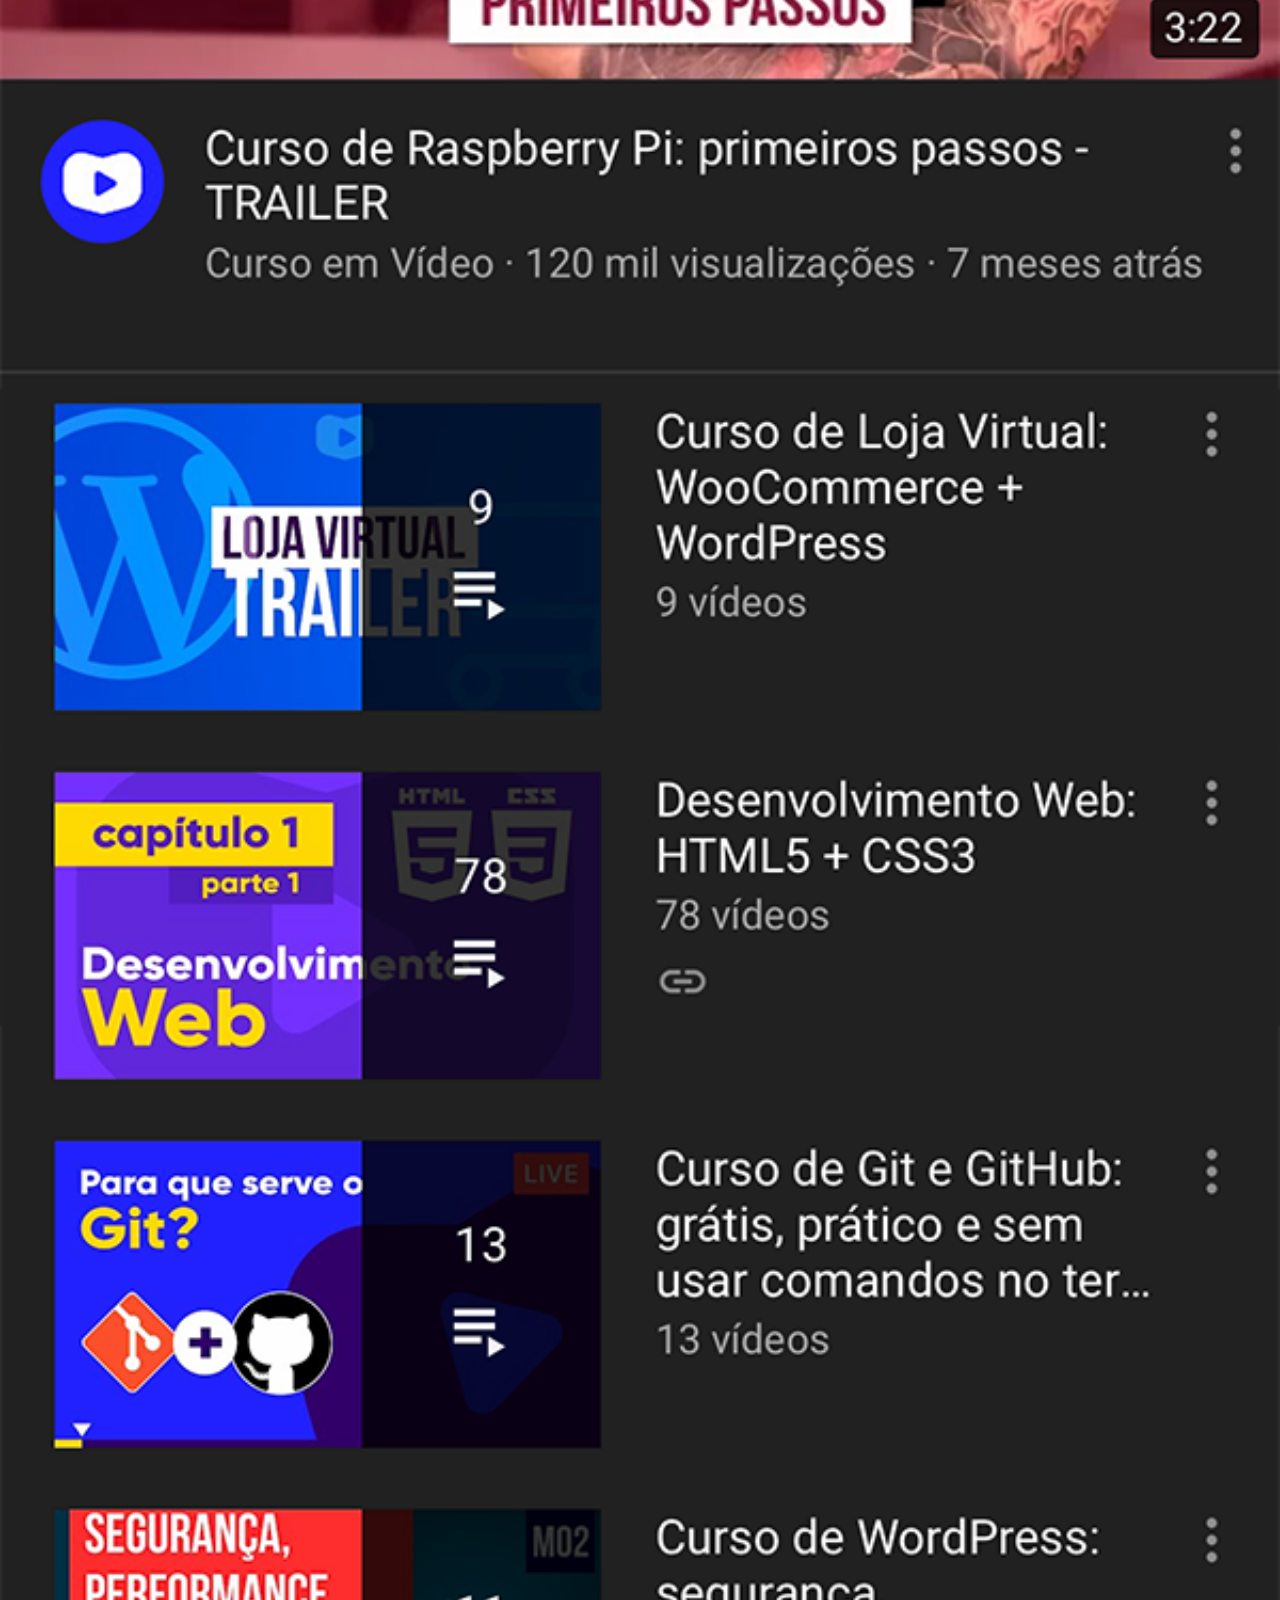
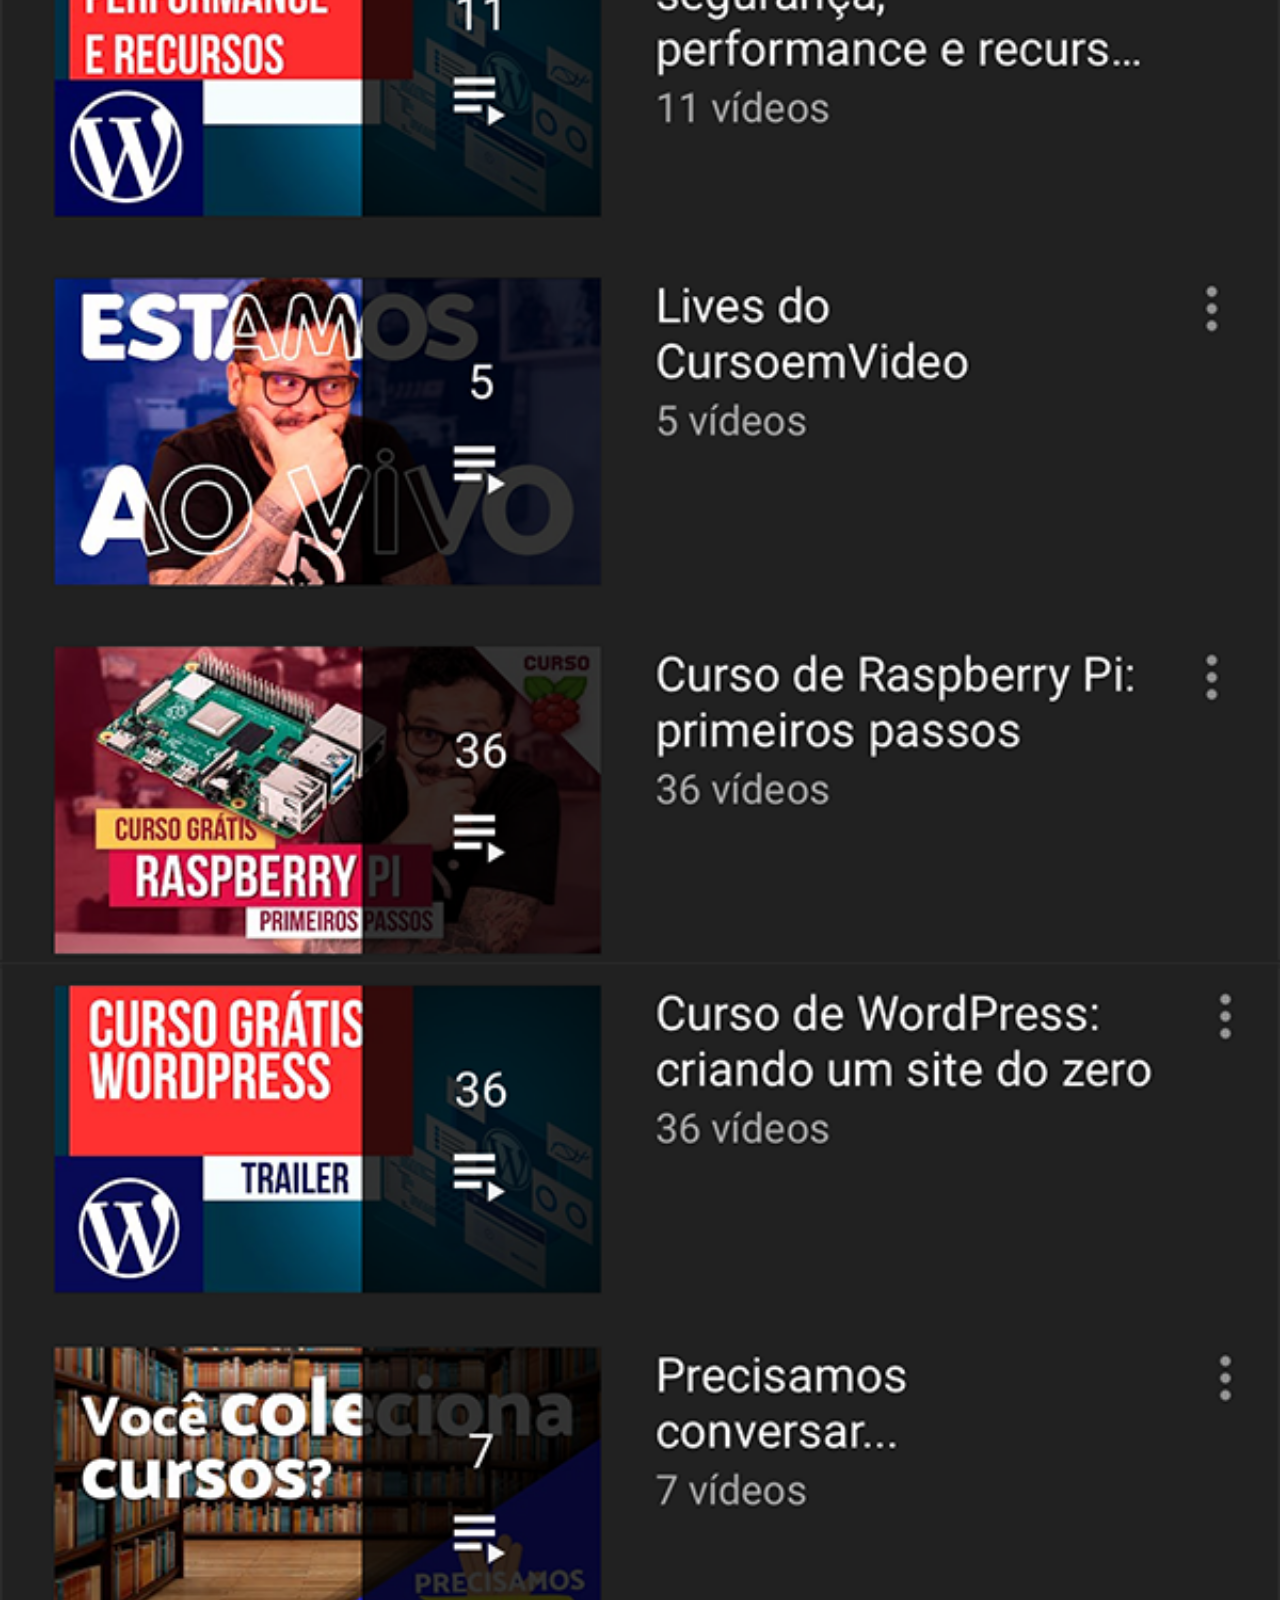
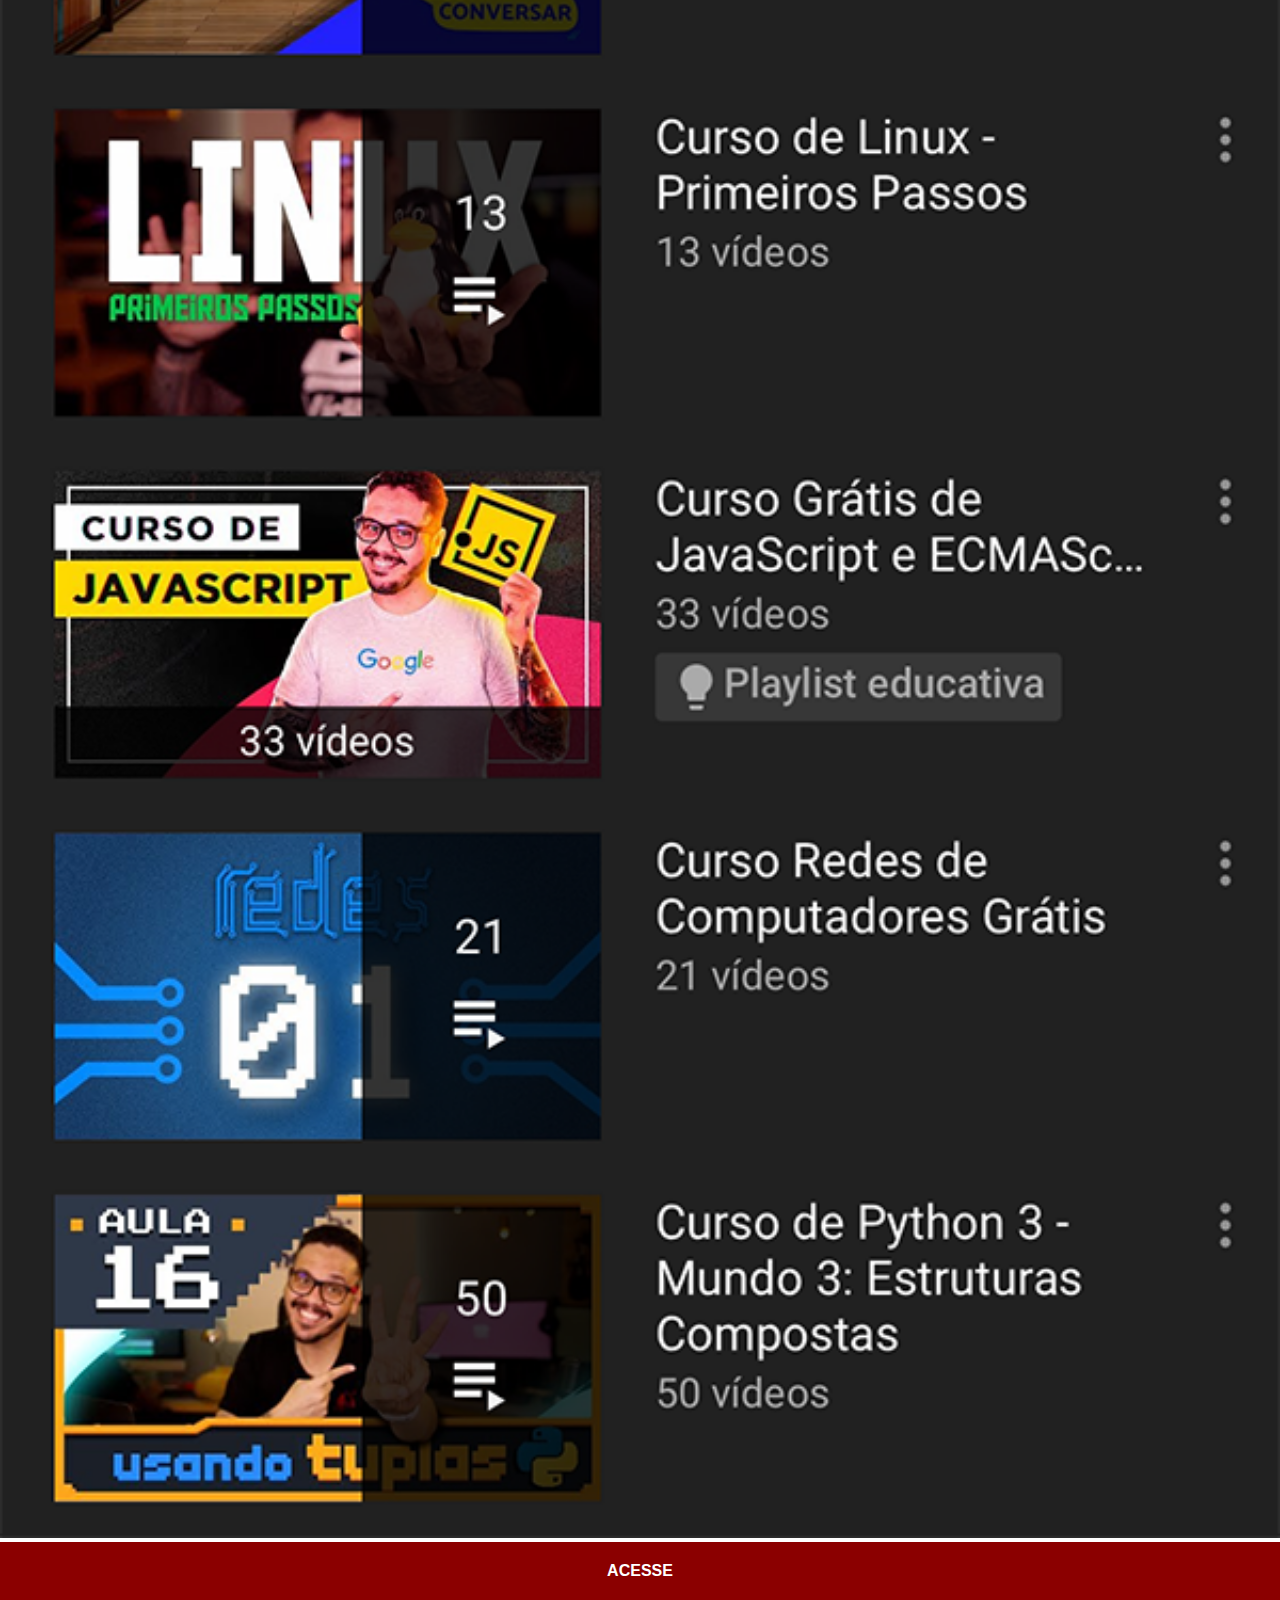
<file: youtube.html>
<!DOCTYPE html>
<html lang="pt-BR">
<head>
    <meta charset="UTF-8">
    <meta name="viewport" content="width=device-width, initial-scale=1.0">
    <title>Youtube</title>
    <link rel="stylesheet" href="estilos/social.css">
</head>
<body>
    <img src="imagens/tela-youtube.png" alt="Youtube">
    <a href="https://www.youtube.com/@CursoemVideo" target="_blank">ACESSE</a>
</body>
</html>
</file>
<file: estilos/style.css>
@charset "UTF-8";

*{
    margin: 0;
    padding: 0;
    font-family: Arial, Helvetica, sans-serif;
}

html, body {
    height: 100vh;
    width: 100vw;
    background-color: black;
}

body {
    background: url('../imagens/fundo-madeira.jpg') no-repeat top center;
    background-size: cover;
    background-attachment: fixed;
}

main {
    height: 100vh;
    position: relative;
}

section#telefone {
    height: 627px;
    width: 311px;
    background: url('../imagens/frame-iphone.png') no-repeat;

    position: absolute;
    top: 50%;
    left: 50%;
    transform: translate(-50%, -50%);
}

iframe#tela {
    position: relative;
    top: 80px;
    left: 22px;
    width: 267px;
    height: 471px;
}

section#redes-sociais img {
    width: 50px;
    margin: 10px;
    border-radius: 50%;
    box-shadow: 2px 2px 5px rgba(0, 0, 0, 0.397);
    box-sizing: border-box;
}

section#redes-sociais {
    text-align: right;
}

section#redes-sociais img:hover {
    border: 2px solid rgba(255, 255, 255, 0.63);
    transform: translate(-3px, -3px);
    box-shadow: 5px 5px 10px rgba(0, 0, 0, 0.61);
    transition: transform 0.3s, border 1s;
}
</file>
<file: estilos/social.css>
@charset 'UTF-8';

* {
    margin: 0px;
    padding: 0px;
    font-family: Arial, Helvetica, sans-serif;
}

::-webkit-scrollbar {
    width: 0px;
    height: 0px;
}

img{
    width: 100vw;

}

a {
    display: block;
    background-color: darkred;
    color: white;
    padding: 20px;
    text-align: center;
    font-weight: bolder;
    text-decoration: none;
}

a:hover {
    background-color: red;
}
</file>
